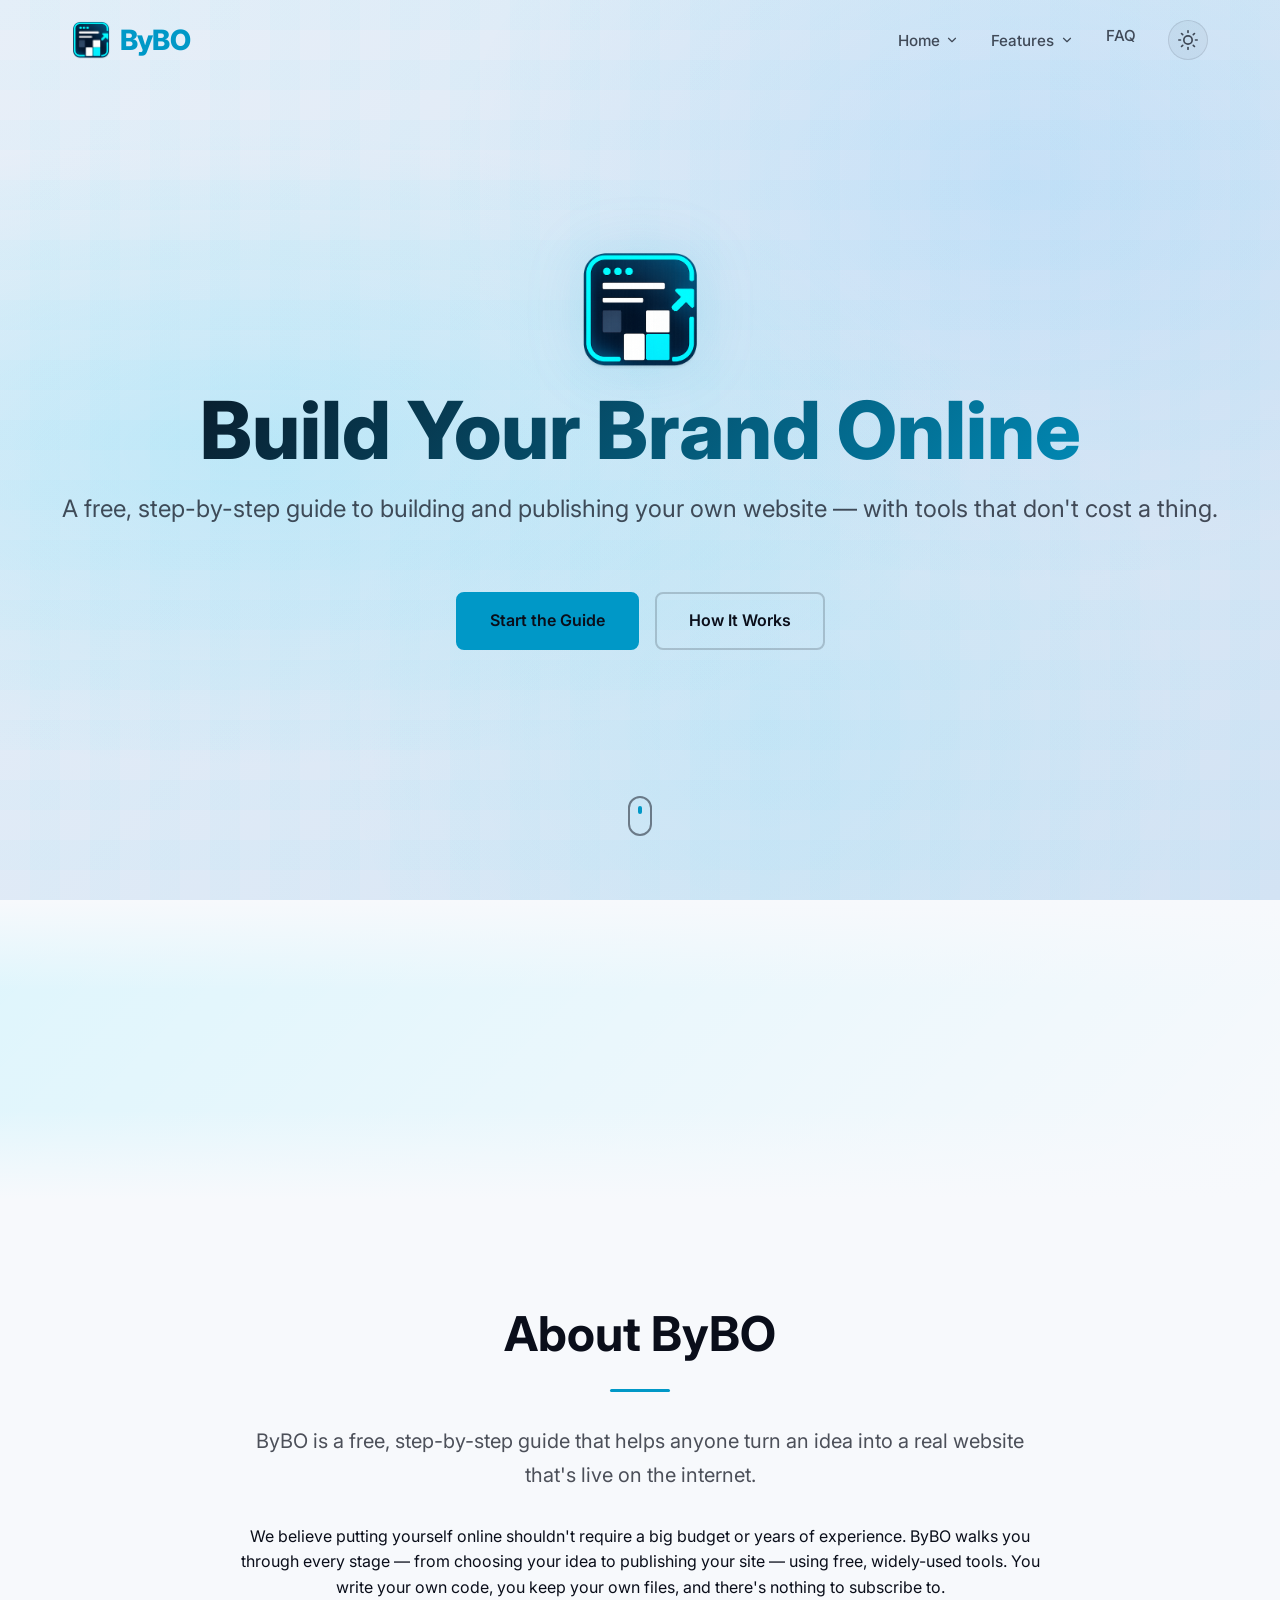
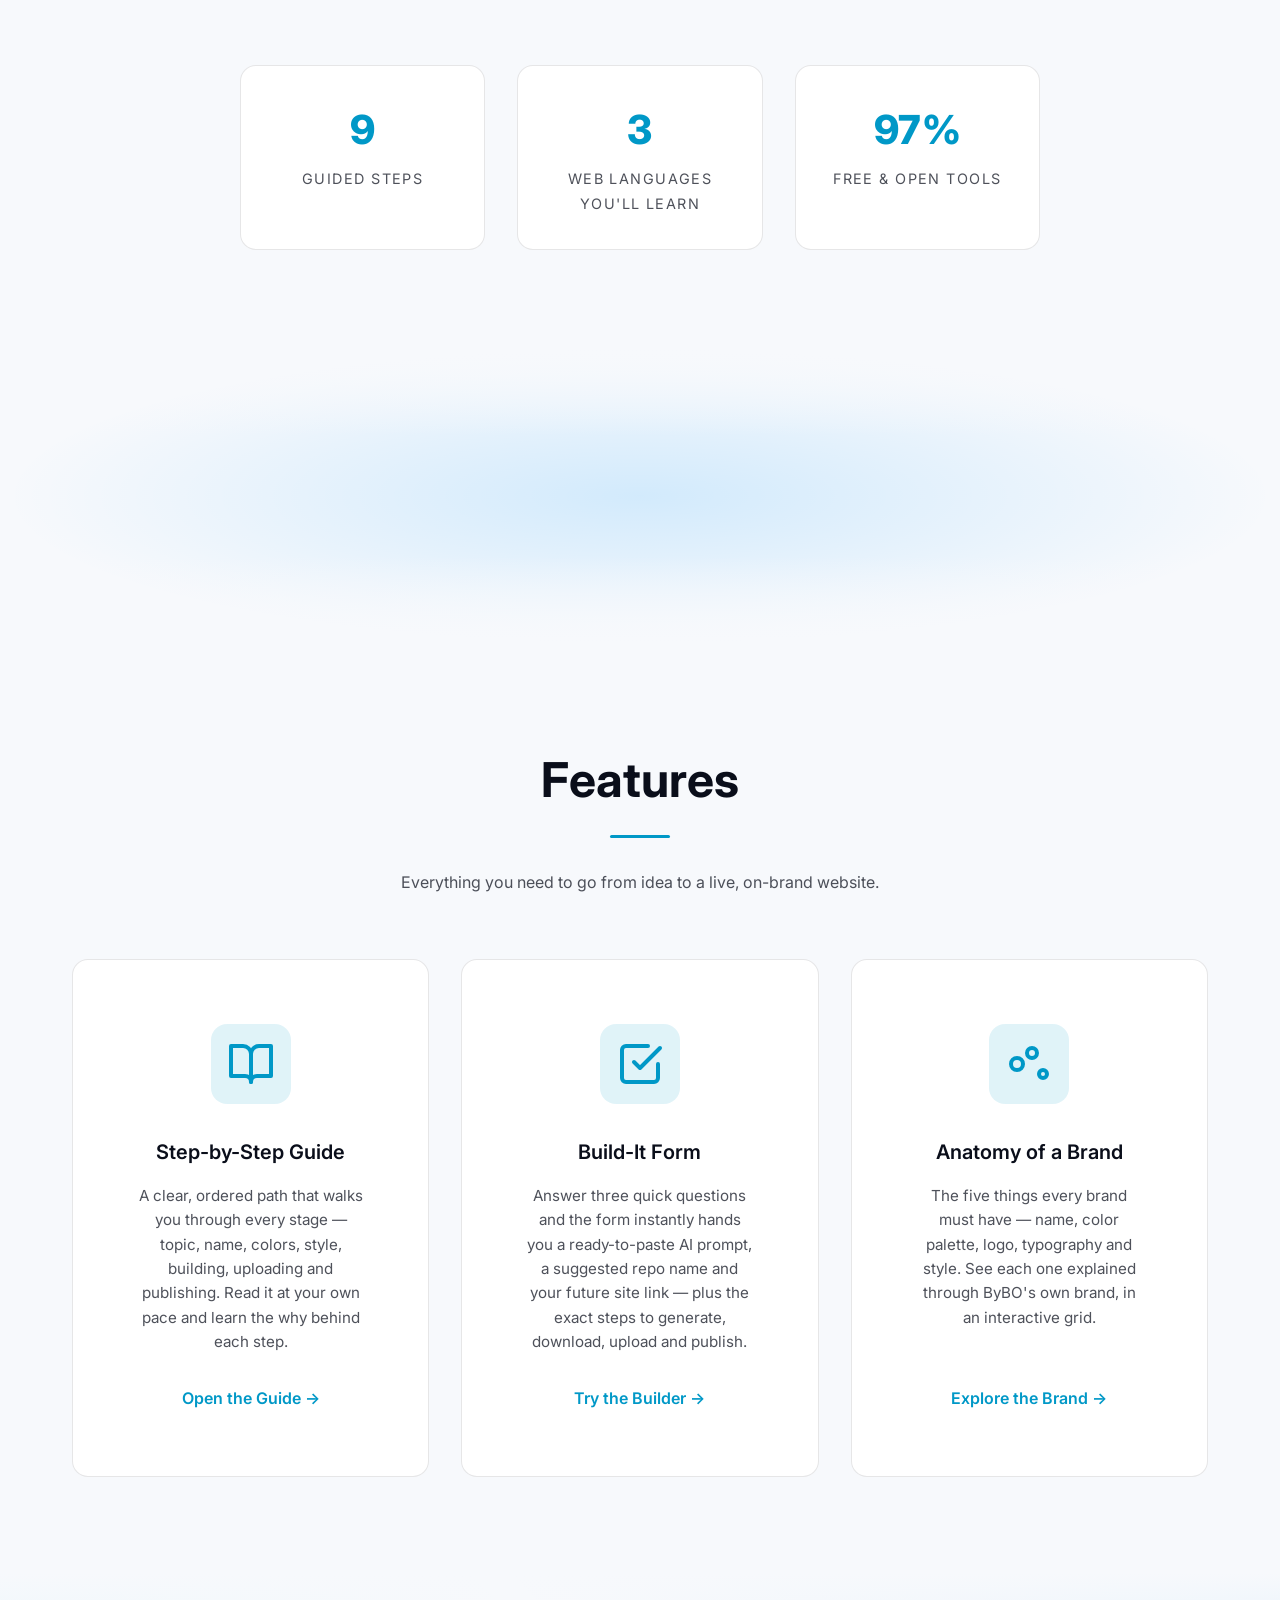
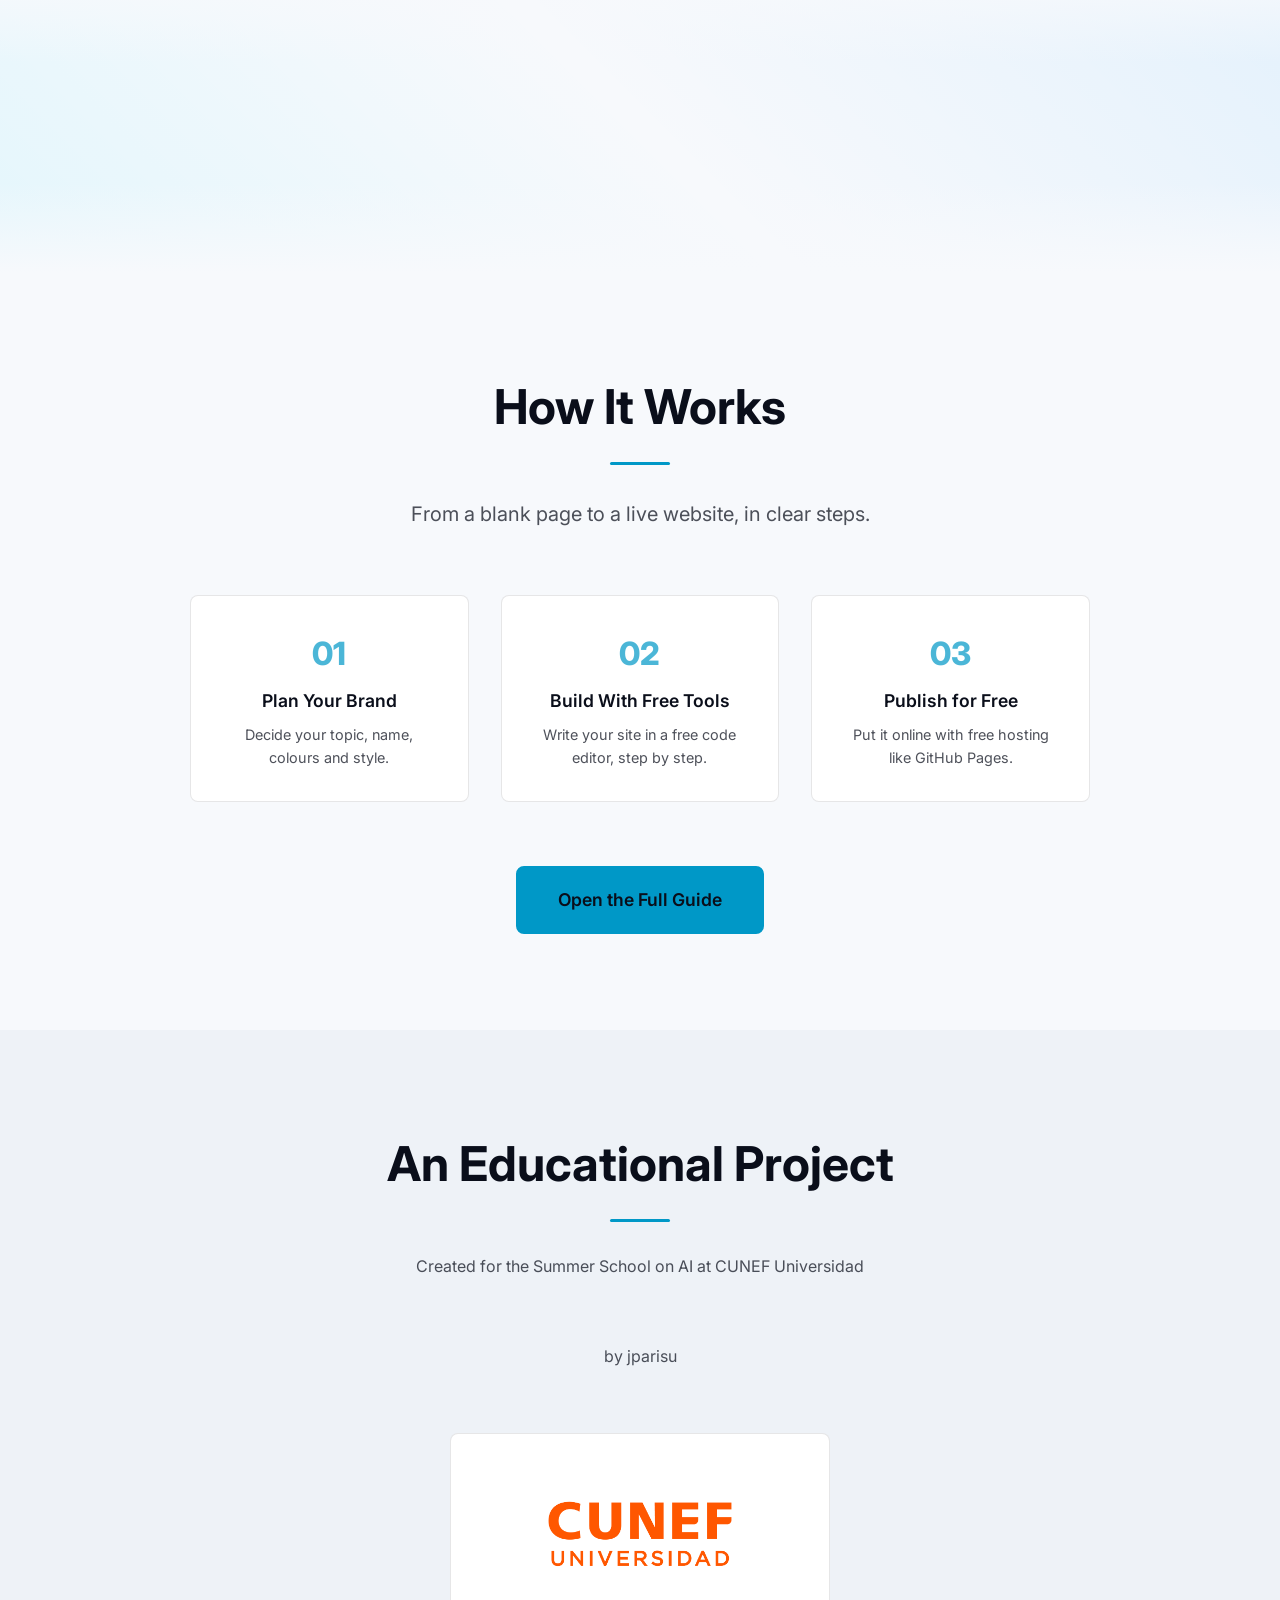
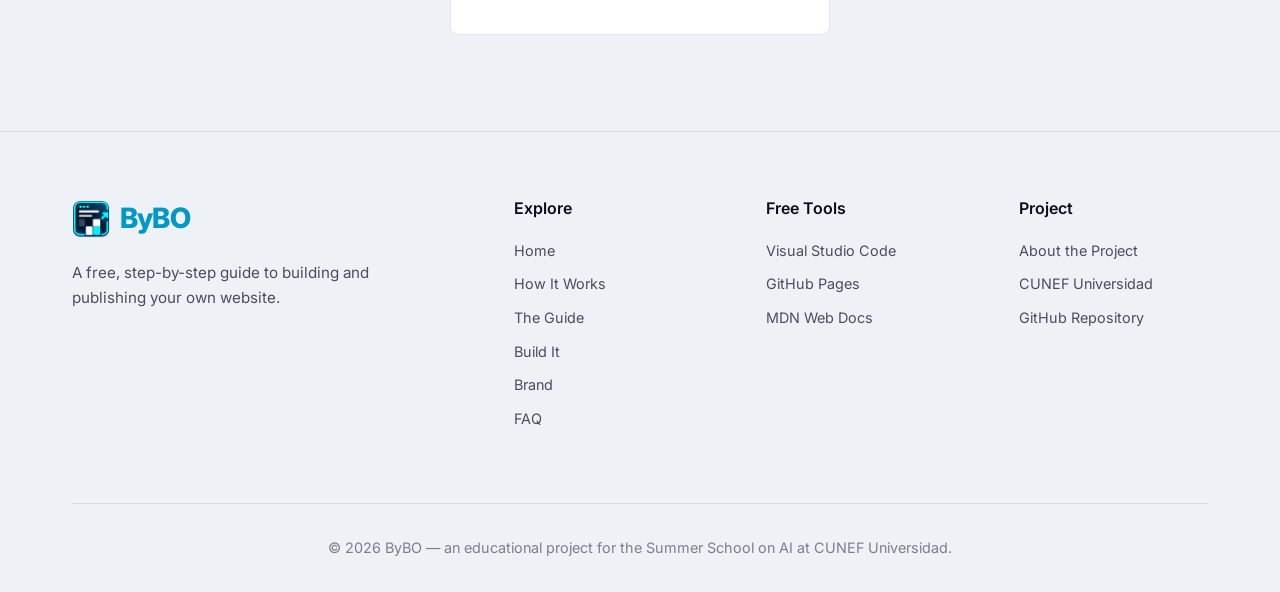
<file: index.html>
<!DOCTYPE html>
<html lang="en">
<head>
  <meta charset="UTF-8">
  <meta name="viewport" content="width=device-width, initial-scale=1.0">
  <script>(function(){try{var t=localStorage.getItem("theme");if(t!=="light"&&t!=="dark"){t=(window.matchMedia&&window.matchMedia("(prefers-color-scheme: light)").matches)?"light":"dark";}document.documentElement.setAttribute("data-theme",t);}catch(e){}})();</script>
  <title>ByBO — Build Your Brand Online</title>
  <meta name="description" content="ByBO is a free, step-by-step guide that helps you build and publish your own website using free tools.">
  <link rel="icon" type="image/png" href="resources/favicon.png">
  <link rel="preconnect" href="https://fonts.googleapis.com">
  <link rel="preconnect" href="https://fonts.gstatic.com" crossorigin>
  <link href="https://fonts.googleapis.com/css2?family=Inter:wght@300;400;500;600;700;800&display=swap" rel="stylesheet">
  <link rel="stylesheet" href="style.css">
</head>
<body>
  <!-- Navbar -->
  <nav class="navbar" id="navbar">
    <div class="nav-container">
      <a href="index.html" class="logo"><img src="resources/bybo_icon.png" alt=""><span>ByBO</span></a>
      <div class="nav-actions">
        <ul class="nav-links" id="navLinks">
          <li class="nav-dropdown">
            <button type="button" class="nav-dropdown-toggle" aria-haspopup="true" aria-expanded="false">
              Home
              <svg class="nav-chevron" xmlns="http://www.w3.org/2000/svg" viewBox="0 0 24 24" fill="none" stroke="currentColor" stroke-width="2" stroke-linecap="round" stroke-linejoin="round"><polyline points="6 9 12 15 18 9"></polyline></svg>
            </button>
            <ul class="nav-dropdown-menu">
              <li><a href="index.html">Home</a></li>
              <li><a href="#who-we-are">About</a></li>
              <li><a href="#what-we-do">Features</a></li>
              <li><a href="#how-it-works">How It Works</a></li>
            </ul>
          </li>
          <li class="nav-dropdown">
            <button type="button" class="nav-dropdown-toggle" aria-haspopup="true" aria-expanded="false">
              Features
              <svg class="nav-chevron" xmlns="http://www.w3.org/2000/svg" viewBox="0 0 24 24" fill="none" stroke="currentColor" stroke-width="2" stroke-linecap="round" stroke-linejoin="round"><polyline points="6 9 12 15 18 9"></polyline></svg>
            </button>
            <ul class="nav-dropdown-menu">
              <li><a href="guide.html">Guide</a></li>
              <li><a href="builder.html">Build It</a></li>
              <li><a href="brand.html">Brand</a></li>
            </ul>
          </li>
          <li><a href="faq.html">FAQ</a></li>
        </ul>
        <button class="theme-toggle" id="themeToggle" type="button" aria-label="Switch between light and dark mode">
          <svg class="icon-moon" xmlns="http://www.w3.org/2000/svg" viewBox="0 0 24 24" fill="none" stroke="currentColor" stroke-width="2" stroke-linecap="round" stroke-linejoin="round"><path d="M21 12.79A9 9 0 1 1 11.21 3 7 7 0 0 0 21 12.79z"></path></svg>
          <svg class="icon-sun" xmlns="http://www.w3.org/2000/svg" viewBox="0 0 24 24" fill="none" stroke="currentColor" stroke-width="2" stroke-linecap="round" stroke-linejoin="round"><circle cx="12" cy="12" r="5"></circle><line x1="12" y1="1" x2="12" y2="3"></line><line x1="12" y1="21" x2="12" y2="23"></line><line x1="4.22" y1="4.22" x2="5.64" y2="5.64"></line><line x1="18.36" y1="18.36" x2="19.78" y2="19.78"></line><line x1="1" y1="12" x2="3" y2="12"></line><line x1="21" y1="12" x2="23" y2="12"></line><line x1="4.22" y1="19.78" x2="5.64" y2="18.36"></line><line x1="18.36" y1="5.64" x2="19.78" y2="4.22"></line></svg>
        </button>
        <button class="mobile-toggle" id="mobileToggle" aria-label="Toggle menu">
          <span></span>
          <span></span>
          <span></span>
        </button>
      </div>
    </div>
  </nav>

  <!-- Hero Section -->
  <section class="hero">
    <div class="hero-background"></div>
    <div class="hero-content">
      <img src="resources/bybo_icon.png" alt="" class="hero-logo">
      <h1 class="hero-title">Build Your Brand Online</h1>
      <p class="hero-subtitle">A free, step-by-step guide to building and publishing your own website — with tools that don't cost a thing.</p>
      <div class="hero-buttons">
        <a href="guide.html" class="btn btn-primary">Start the Guide</a>
        <a href="#how-it-works" class="btn btn-secondary">How It Works</a>
      </div>
    </div>
    <div class="scroll-indicator">
      <div class="mouse">
        <div class="wheel"></div>
      </div>
    </div>
  </section>

  <!-- Parallax Section 1 -->
  <div class="parallax-bg parallax-1"></div>

  <!-- Who We Are -->
  <section class="section" id="who-we-are">
    <div class="container">
      <h2 class="section-title">About ByBO</h2>
      <div class="section-content">
        <p class="lead">ByBO is a free, step-by-step guide that helps anyone turn an idea into a real website that's live on the internet.</p>
        <p>We believe putting yourself online shouldn't require a big budget or years of experience. ByBO walks you through every stage — from choosing your idea to publishing your site — using free, widely-used tools. You write your own code, you keep your own files, and there's nothing to subscribe to.</p>
        <div class="stats-grid">
          <div class="stat-item fade-in">
            <span class="stat-number" data-count="9" data-suffix="">0</span>
            <span class="stat-label">Guided Steps</span>
          </div>
          <div class="stat-item fade-in">
            <span class="stat-number" data-count="3" data-suffix="">0</span>
            <span class="stat-label">Web Languages You'll Learn</span>
          </div>
          <div class="stat-item fade-in">
            <span class="stat-number" data-count="100" data-suffix="%">0%</span>
            <span class="stat-label">Free &amp; Open Tools</span>
          </div>
        </div>
      </div>
    </div>
  </section>

  <!-- Parallax Section 2 -->
  <div class="parallax-bg parallax-2"></div>

  <!-- Features -->
  <section class="section" id="what-we-do">
    <div class="container">
      <h2 class="section-title">Features</h2>
      <p class="section-subtitle">Everything you need to go from idea to a live, on-brand website.</p>
      <div class="cards-grid">
        <a href="guide.html" class="card card-link fade-in">
          <div class="card-icon">
            <svg xmlns="http://www.w3.org/2000/svg" width="48" height="48" viewBox="0 0 24 24" fill="none" stroke="currentColor" stroke-width="2" stroke-linecap="round" stroke-linejoin="round">
              <path d="M2 3h6a4 4 0 0 1 4 4v14a3 3 0 0 0-3-3H2z"></path>
              <path d="M22 3h-6a4 4 0 0 0-4 4v14a3 3 0 0 1 3-3h7z"></path>
            </svg>
          </div>
          <h3 class="card-title">Step-by-Step Guide</h3>
          <p class="card-text">A clear, ordered path that walks you through every stage — topic, name, colors, style, building, uploading and publishing. Read it at your own pace and learn the why behind each step.</p>
          <span class="card-cta">Open the Guide →</span>
        </a>
        <a href="builder.html" class="card card-link fade-in">
          <div class="card-icon">
            <svg xmlns="http://www.w3.org/2000/svg" width="48" height="48" viewBox="0 0 24 24" fill="none" stroke="currentColor" stroke-width="2" stroke-linecap="round" stroke-linejoin="round">
              <path d="M9 11l3 3L22 4"></path>
              <path d="M21 12v7a2 2 0 0 1-2 2H5a2 2 0 0 1-2-2V5a2 2 0 0 1 2-2h11"></path>
            </svg>
          </div>
          <h3 class="card-title">Build-It Form</h3>
          <p class="card-text">Answer three quick questions and the form instantly hands you a ready-to-paste AI prompt, a suggested repo name and your future site link — plus the exact steps to generate, download, upload and publish.</p>
          <span class="card-cta">Try the Builder →</span>
        </a>
        <a href="brand.html" class="card card-link fade-in">
          <div class="card-icon">
            <svg xmlns="http://www.w3.org/2000/svg" width="48" height="48" viewBox="0 0 24 24" fill="none" stroke="currentColor" stroke-width="2" stroke-linecap="round" stroke-linejoin="round">
              <circle cx="13.5" cy="6.5" r="2.5"></circle>
              <circle cx="19" cy="17" r="2"></circle>
              <circle cx="6" cy="12" r="3"></circle>
            </svg>
          </div>
          <h3 class="card-title">Anatomy of a Brand</h3>
          <p class="card-text">The five things every brand must have — name, color palette, logo, typography and style. See each one explained through ByBO's own brand, in an interactive grid.</p>
          <span class="card-cta">Explore the Brand →</span>
        </a>
      </div>
    </div>
  </section>

  <!-- Parallax Section 3 -->
  <div class="parallax-bg parallax-3"></div>

  <!-- How It Works -->
  <section class="section" id="how-it-works">
    <div class="container">
      <h2 class="section-title">How It Works</h2>
      <div class="how-it-works-content fade-in">
        <p class="lead">From a blank page to a live website, in clear steps.</p>
        <div class="steps-preview">
          <div class="step-preview-item">
            <span class="step-number">01</span>
            <h4>Plan Your Brand</h4>
            <p>Decide your topic, name, colours and style.</p>
          </div>
          <div class="step-preview-item">
            <span class="step-number">02</span>
            <h4>Build With Free Tools</h4>
            <p>Write your site in a free code editor, step by step.</p>
          </div>
          <div class="step-preview-item">
            <span class="step-number">03</span>
            <h4>Publish for Free</h4>
            <p>Put it online with free hosting like GitHub Pages.</p>
          </div>
        </div>
        <a href="guide.html" class="btn btn-primary btn-large">Open the Full Guide</a>
      </div>
    </div>
  </section>

  <!-- The Project (origin) -->
  <section class="section section-dark" id="project">
    <div class="container">
      <h2 class="section-title">An Educational Project</h2>
      <p class="section-subtitle">Created for the Summer School on AI at CUNEF Universidad</p>
      <p class="section-subtitle">by <a href="https://github.com/jparisu" target="_blank" rel="noopener">jparisu</a></p>
      <div class="sponsors-grid sponsors-single fade-in">
        <a class="sponsor-logo sponsor-logo-img" href="https://www.cunef.edu" target="_blank" rel="noopener">
          <img src="resources/cunef.png" alt="CUNEF Universidad">
        </a>
      </div>
    </div>
  </section>

  <!-- Footer -->
  <footer class="footer">
    <div class="footer-container">
      <div class="footer-grid">
        <div class="footer-brand">
          <a href="index.html" class="logo"><img src="resources/bybo_icon.png" alt=""><span>ByBO</span></a>
          <p>A free, step-by-step guide to building and publishing your own website.</p>
        </div>
        <div class="footer-links">
          <h4>Explore</h4>
          <ul>
            <li><a href="index.html">Home</a></li>
            <li><a href="#how-it-works">How It Works</a></li>
            <li><a href="guide.html">The Guide</a></li>
            <li><a href="builder.html">Build It</a></li>
            <li><a href="brand.html">Brand</a></li>
            <li><a href="faq.html">FAQ</a></li>
          </ul>
        </div>
        <div class="footer-links">
          <h4>Free Tools</h4>
          <ul>
            <li><a href="https://code.visualstudio.com" target="_blank" rel="noopener">Visual Studio Code</a></li>
            <li><a href="https://pages.github.com" target="_blank" rel="noopener">GitHub Pages</a></li>
            <li><a href="https://developer.mozilla.org" target="_blank" rel="noopener">MDN Web Docs</a></li>
          </ul>
        </div>
        <div class="footer-links">
          <h4>Project</h4>
          <ul>
            <li><a href="#project">About the Project</a></li>
            <li><a href="https://www.cunef.edu" target="_blank" rel="noopener">CUNEF Universidad</a></li>
            <li><a href="https://github.com/jparisu/ByBO" target="_blank" rel="noopener">GitHub Repository</a></li>
          </ul>
        </div>
      </div>
      <div class="footer-bottom">
        <p>&copy; 2026 ByBO — an educational project for the Summer School on AI at CUNEF Universidad.</p>
      </div>
    </div>
  </footer>

  <script src="script.js"></script>
</body>
</html>
</file>
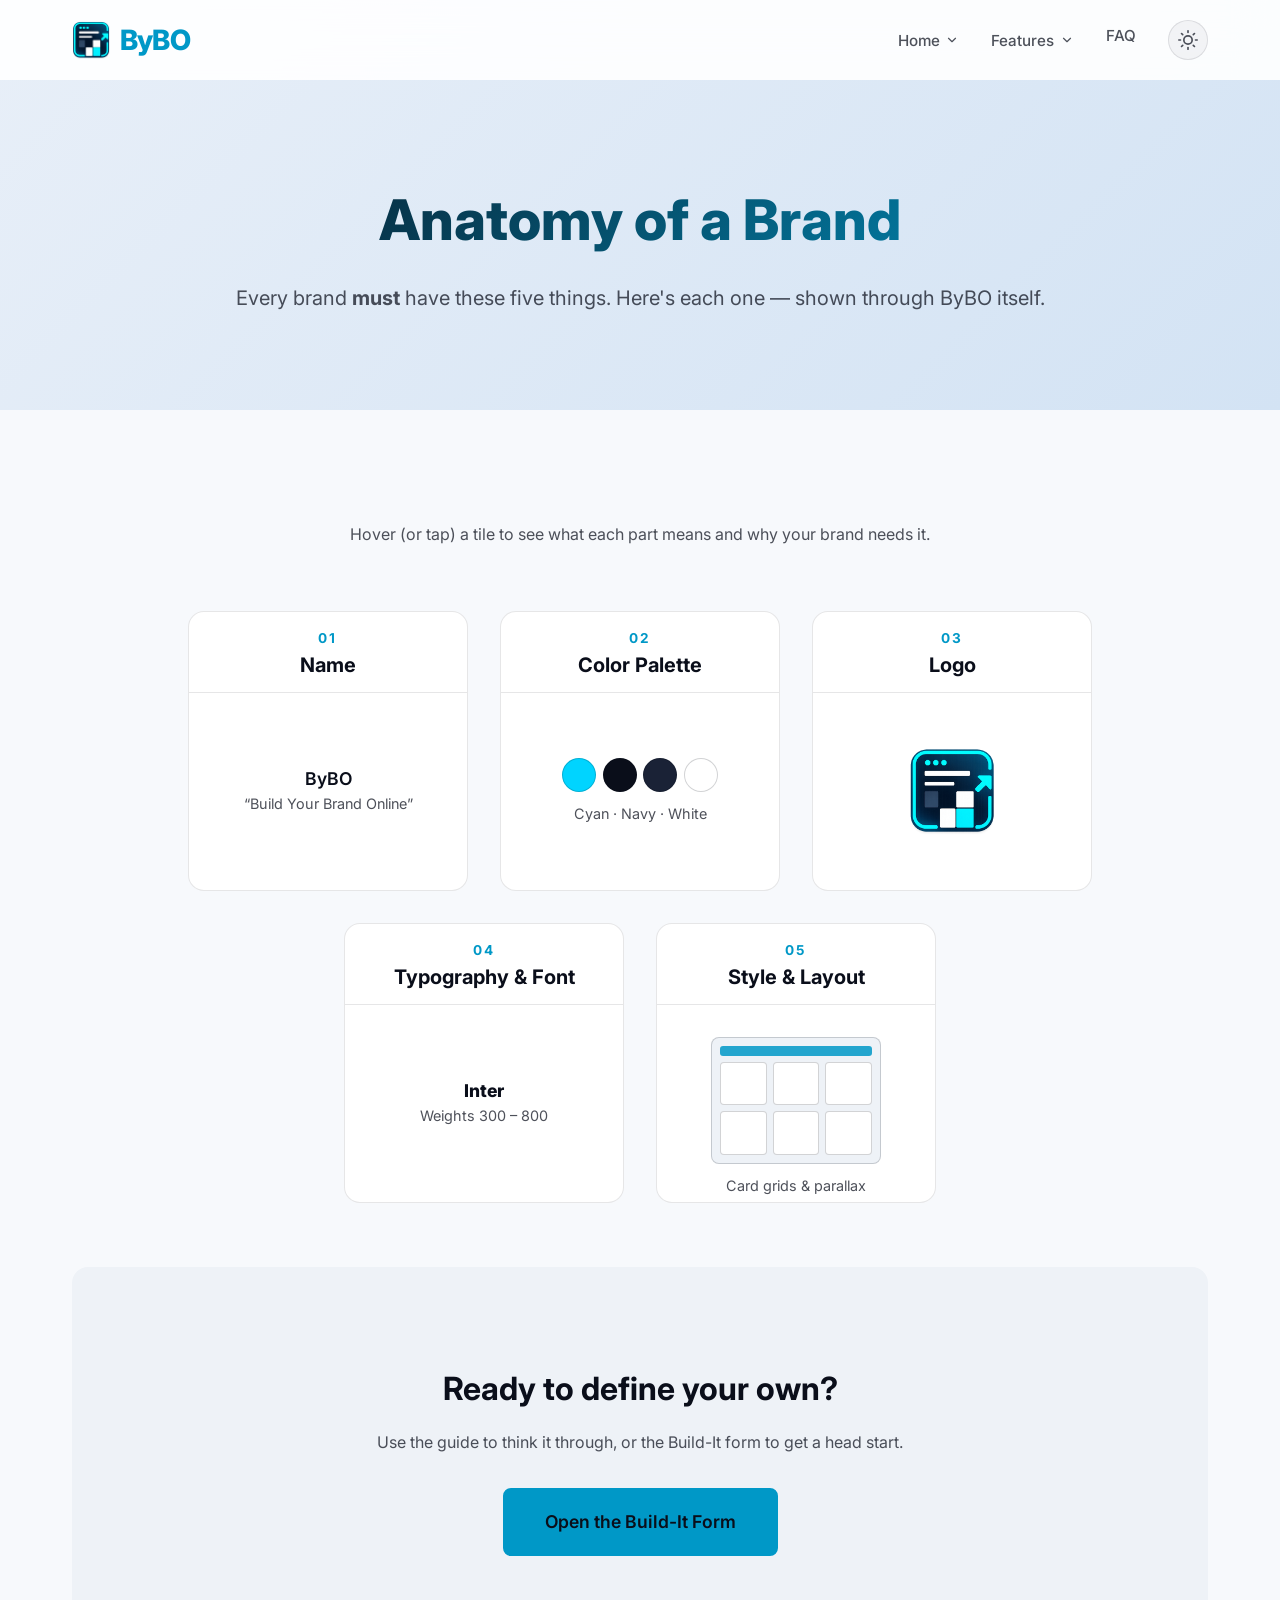
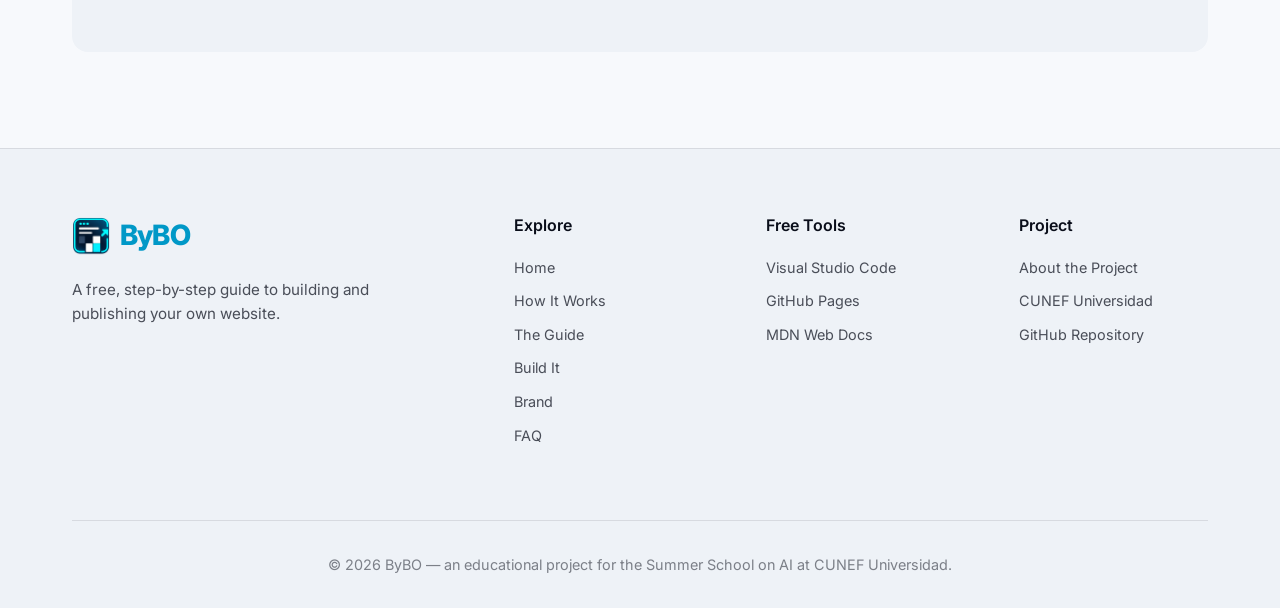
<file: brand.html>
<!DOCTYPE html>
<html lang="en">
<head>
  <meta charset="UTF-8">
  <meta name="viewport" content="width=device-width, initial-scale=1.0">
  <script>(function(){try{var t=localStorage.getItem("theme");if(t!=="light"&&t!=="dark"){t=(window.matchMedia&&window.matchMedia("(prefers-color-scheme: light)").matches)?"light":"dark";}document.documentElement.setAttribute("data-theme",t);}catch(e){}})();</script>
  <title>Anatomy of a Brand — ByBO</title>
  <meta name="description" content="The five things every brand must have — name, colors, logo, typography and style — shown through ByBO's own brand.">
  <link rel="icon" type="image/png" href="resources/favicon.png">
  <link rel="preconnect" href="https://fonts.googleapis.com">
  <link rel="preconnect" href="https://fonts.gstatic.com" crossorigin>
  <link href="https://fonts.googleapis.com/css2?family=Inter:wght@300;400;500;600;700;800&display=swap" rel="stylesheet">
  <link rel="stylesheet" href="style.css">
</head>
<body>
  <!-- Navbar -->
  <nav class="navbar navbar-solid" id="navbar">
    <div class="nav-container">
      <a href="index.html" class="logo"><img src="resources/bybo_icon.png" alt=""><span>ByBO</span></a>
      <div class="nav-actions">
        <ul class="nav-links" id="navLinks">
          <li class="nav-dropdown">
            <button type="button" class="nav-dropdown-toggle" aria-haspopup="true" aria-expanded="false">
              Home
              <svg class="nav-chevron" xmlns="http://www.w3.org/2000/svg" viewBox="0 0 24 24" fill="none" stroke="currentColor" stroke-width="2" stroke-linecap="round" stroke-linejoin="round"><polyline points="6 9 12 15 18 9"></polyline></svg>
            </button>
            <ul class="nav-dropdown-menu">
              <li><a href="index.html">Home</a></li>
              <li><a href="index.html#who-we-are">About</a></li>
              <li><a href="index.html#what-we-do">Features</a></li>
              <li><a href="index.html#how-it-works">How It Works</a></li>
            </ul>
          </li>
          <li class="nav-dropdown">
            <button type="button" class="nav-dropdown-toggle" aria-haspopup="true" aria-expanded="false">
              Features
              <svg class="nav-chevron" xmlns="http://www.w3.org/2000/svg" viewBox="0 0 24 24" fill="none" stroke="currentColor" stroke-width="2" stroke-linecap="round" stroke-linejoin="round"><polyline points="6 9 12 15 18 9"></polyline></svg>
            </button>
            <ul class="nav-dropdown-menu">
              <li><a href="guide.html">Guide</a></li>
              <li><a href="builder.html">Build It</a></li>
              <li><a href="brand.html">Brand</a></li>
            </ul>
          </li>
          <li><a href="faq.html">FAQ</a></li>
        </ul>
        <button class="theme-toggle" id="themeToggle" type="button" aria-label="Switch between light and dark mode">
          <svg class="icon-moon" xmlns="http://www.w3.org/2000/svg" viewBox="0 0 24 24" fill="none" stroke="currentColor" stroke-width="2" stroke-linecap="round" stroke-linejoin="round"><path d="M21 12.79A9 9 0 1 1 11.21 3 7 7 0 0 0 21 12.79z"></path></svg>
          <svg class="icon-sun" xmlns="http://www.w3.org/2000/svg" viewBox="0 0 24 24" fill="none" stroke="currentColor" stroke-width="2" stroke-linecap="round" stroke-linejoin="round"><circle cx="12" cy="12" r="5"></circle><line x1="12" y1="1" x2="12" y2="3"></line><line x1="12" y1="21" x2="12" y2="23"></line><line x1="4.22" y1="4.22" x2="5.64" y2="5.64"></line><line x1="18.36" y1="18.36" x2="19.78" y2="19.78"></line><line x1="1" y1="12" x2="3" y2="12"></line><line x1="21" y1="12" x2="23" y2="12"></line><line x1="4.22" y1="19.78" x2="5.64" y2="18.36"></line><line x1="18.36" y1="5.64" x2="19.78" y2="4.22"></line></svg>
        </button>
        <button class="mobile-toggle" id="mobileToggle" aria-label="Toggle menu">
          <span></span>
          <span></span>
          <span></span>
        </button>
      </div>
    </div>
  </nav>

  <!-- Brand Hero -->
  <section class="guide-hero">
    <div class="container">
      <h1 class="guide-title">Anatomy of a Brand</h1>
      <p class="guide-subtitle">Every brand <strong>must</strong> have these five things. Here's each one — shown through ByBO itself.</p>
    </div>
  </section>

  <!-- Brand grid -->
  <section class="guide-content">
    <div class="container">
      <p class="section-subtitle" style="margin-bottom: var(--spacing-lg)">Hover (or tap) a tile to see what each part means and why your brand needs it.</p>

      <div class="brand-grid">

        <!-- 1. Name -->
        <div class="brand-tile" tabindex="0">
          <div class="brand-face">
            <div class="brand-head">
              <span class="brand-eyebrow">01</span>
              <h2 class="brand-name">Name</h2>
            </div>
            <div class="brand-body">
              <p class="brand-info">ByBO<br><span class="brand-info-sub">“Build Your Brand Online”</span></p>
            </div>
          </div>
          <div class="brand-desc">
            <h3>Name</h3>
            <p>Short, easy to say and memorable — it's the word people search for and tell their friends. “ByBO” is a snappy take on “Build Your Brand Online.”</p>
          </div>
        </div>

        <!-- 2. Color palette -->
        <div class="brand-tile" tabindex="0">
          <div class="brand-face">
            <div class="brand-head">
              <span class="brand-eyebrow">02</span>
              <h2 class="brand-name">Color Palette</h2>
            </div>
            <div class="brand-body">
              <div class="brand-swatches">
                <span class="brand-swatch" style="background:#00d4ff" title="#00d4ff — accent"></span>
                <span class="brand-swatch" style="background:#0a0e1a" title="#0a0e1a — background"></span>
                <span class="brand-swatch" style="background:#1a2236" title="#1a2236 — surface"></span>
                <span class="brand-swatch" style="background:#ffffff" title="#ffffff — text"></span>
              </div>
              <p class="brand-info-sub">Cyan · Navy · White</p>
            </div>
          </div>
          <div class="brand-desc">
            <h3>Color Palette</h3>
            <p>A few consistent colors set your mood and make you recognizable. Lead with one accent plus neutrals — ByBO pairs an electric cyan (<code>#00d4ff</code>) with a deep navy background.</p>
          </div>
        </div>

        <!-- 3. Logo -->
        <div class="brand-tile" tabindex="0">
          <div class="brand-face">
            <div class="brand-head">
              <span class="brand-eyebrow">03</span>
              <h2 class="brand-name">Logo</h2>
            </div>
            <div class="brand-body">
              <img class="brand-logo" src="resources/bybo_icon.png" alt="ByBO logo">
            </div>
          </div>
          <div class="brand-desc">
            <h3>Logo</h3>
            <p>One simple mark that reads at any size, from a browser favicon to a banner. Keep it geometric and uncluttered so it never turns to mush when small.</p>
          </div>
        </div>

        <!-- 4. Typography & font -->
        <div class="brand-tile" tabindex="0">
          <div class="brand-face">
            <div class="brand-head">
              <span class="brand-eyebrow">04</span>
              <h2 class="brand-name">Typography &amp; Font</h2>
            </div>
            <div class="brand-body">
              <p class="brand-info" style="font-weight:800">Inter<br><span class="brand-info-sub" style="font-weight:400">Weights 300 – 800</span></p>
            </div>
          </div>
          <div class="brand-desc">
            <h3>Typography &amp; Font</h3>
            <p>Type is your voice. One good family in a few weights keeps everything tidy. ByBO uses <strong>Inter</strong> — a clean, highly legible sans-serif — from light to extra-bold.</p>
          </div>
        </div>

        <!-- 5. Style & layout -->
        <div class="brand-tile" tabindex="0">
          <div class="brand-face">
            <div class="brand-head">
              <span class="brand-eyebrow">05</span>
              <h2 class="brand-name">Style &amp; Layout</h2>
            </div>
            <div class="brand-body">
              <div class="layout-mock" aria-hidden="true">
                <span class="lm-bar"></span>
                <div class="lm-grid">
                  <span></span><span></span><span></span>
                  <span></span><span></span><span></span>
                </div>
              </div>
              <p class="brand-info-sub">Card grids &amp; parallax</p>
            </div>
          </div>
          <div class="brand-desc">
            <h3>Style &amp; Layout</h3>
            <p>Spacing, components and motion that repeat across every page tie a brand together. ByBO is dark-first with a light mode, glowing accents, card grids and gentle parallax.</p>
          </div>
        </div>

      </div>

      <!-- CTA -->
      <div class="guide-cta fade-in">
        <h3>Ready to define your own?</h3>
        <p>Use the guide to think it through, or the Build-It form to get a head start.</p>
        <a href="builder.html" class="btn btn-primary btn-large">Open the Build-It Form</a>
      </div>
    </div>
  </section>

  <!-- Footer -->
  <footer class="footer">
    <div class="footer-container">
      <div class="footer-grid">
        <div class="footer-brand">
          <a href="index.html" class="logo"><img src="resources/bybo_icon.png" alt=""><span>ByBO</span></a>
          <p>A free, step-by-step guide to building and publishing your own website.</p>
        </div>
        <div class="footer-links">
          <h4>Explore</h4>
          <ul>
            <li><a href="index.html">Home</a></li>
            <li><a href="index.html#how-it-works">How It Works</a></li>
            <li><a href="guide.html">The Guide</a></li>
            <li><a href="builder.html">Build It</a></li>
            <li><a href="brand.html">Brand</a></li>
            <li><a href="faq.html">FAQ</a></li>
          </ul>
        </div>
        <div class="footer-links">
          <h4>Free Tools</h4>
          <ul>
            <li><a href="https://code.visualstudio.com" target="_blank" rel="noopener">Visual Studio Code</a></li>
            <li><a href="https://pages.github.com" target="_blank" rel="noopener">GitHub Pages</a></li>
            <li><a href="https://developer.mozilla.org" target="_blank" rel="noopener">MDN Web Docs</a></li>
          </ul>
        </div>
        <div class="footer-links">
          <h4>Project</h4>
          <ul>
            <li><a href="index.html#project">About the Project</a></li>
            <li><a href="https://www.cunef.edu" target="_blank" rel="noopener">CUNEF Universidad</a></li>
            <li><a href="https://github.com/jparisu/ByBO" target="_blank" rel="noopener">GitHub Repository</a></li>
          </ul>
        </div>
      </div>
      <div class="footer-bottom">
        <p>&copy; 2026 ByBO — an educational project for the Summer School on AI at CUNEF Universidad.</p>
      </div>
    </div>
  </footer>

  <script src="script.js"></script>
</body>
</html>
</file>
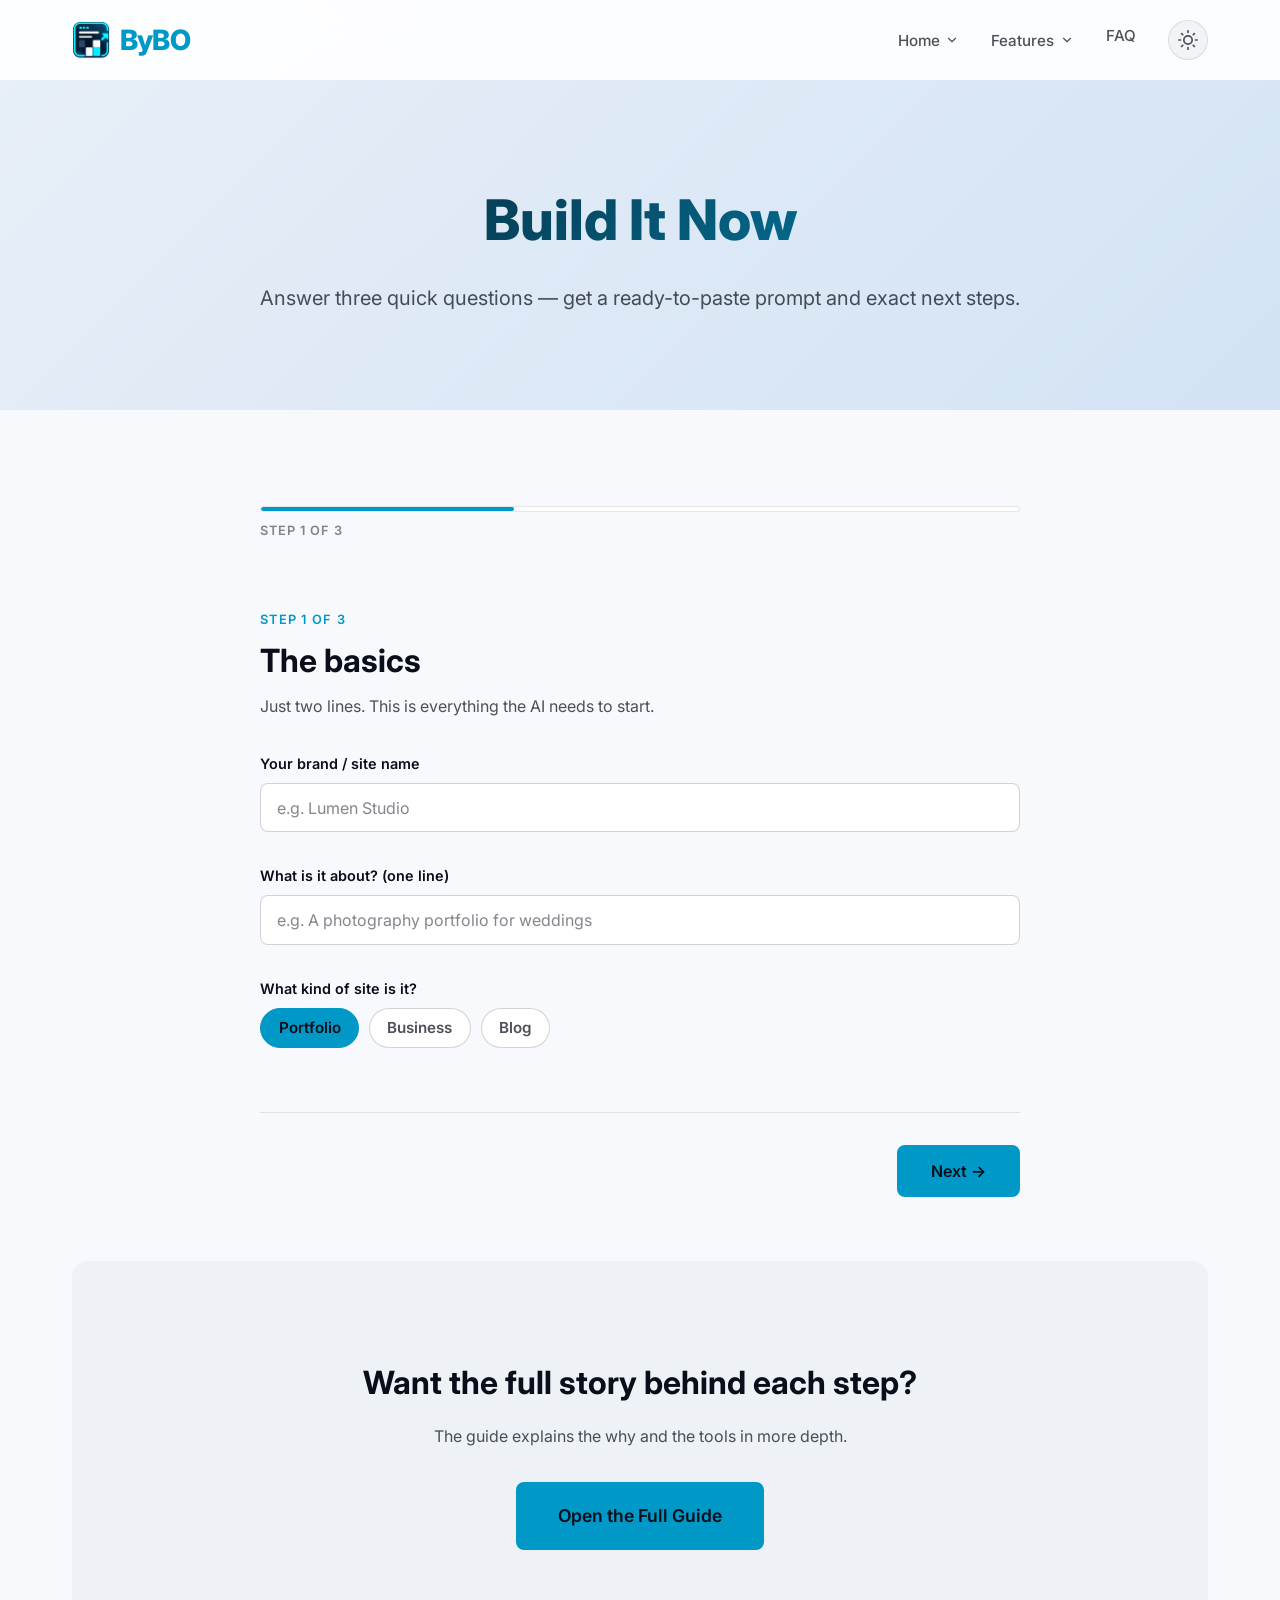
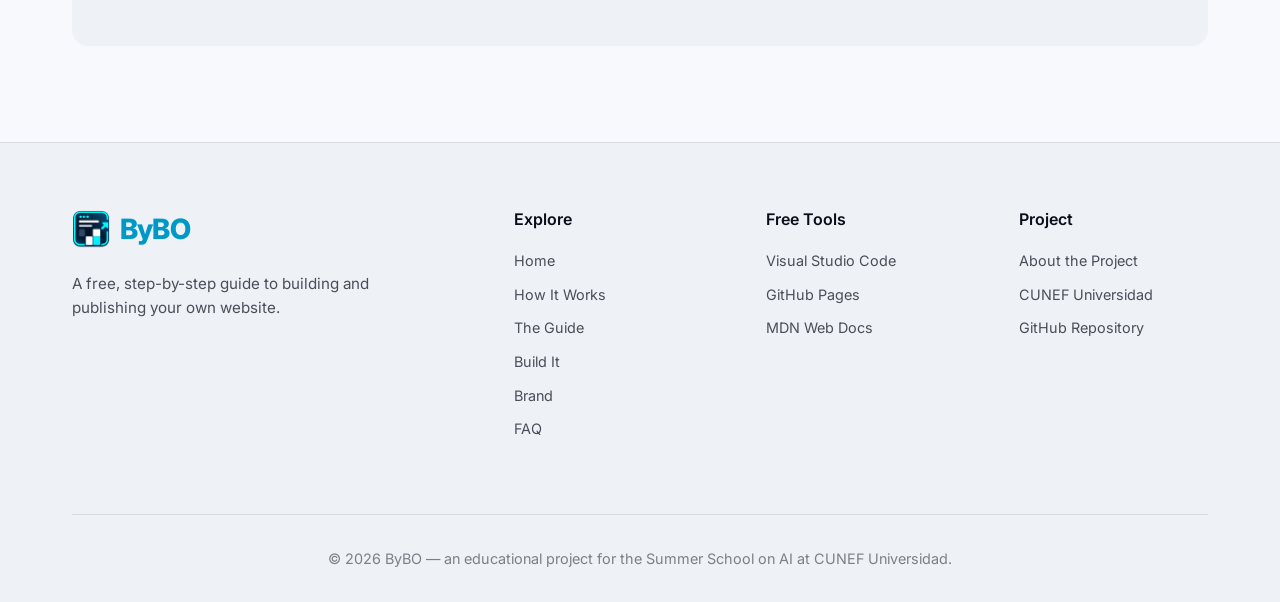
<file: builder.html>
<!DOCTYPE html>
<html lang="en">
<head>
  <meta charset="UTF-8">
  <meta name="viewport" content="width=device-width, initial-scale=1.0">
  <script>(function(){try{var t=localStorage.getItem("theme");if(t!=="light"&&t!=="dark"){t=(window.matchMedia&&window.matchMedia("(prefers-color-scheme: light)").matches)?"light":"dark";}document.documentElement.setAttribute("data-theme",t);}catch(e){}})();</script>
  <title>Build It Now — ByBO</title>
  <meta name="description" content="Answer a few quick questions and ByBO hands you a ready-to-paste prompt and step-by-step instructions to launch your website.">
  <link rel="icon" type="image/png" href="resources/favicon.png">
  <link rel="preconnect" href="https://fonts.googleapis.com">
  <link rel="preconnect" href="https://fonts.gstatic.com" crossorigin>
  <link href="https://fonts.googleapis.com/css2?family=Inter:wght@300;400;500;600;700;800&display=swap" rel="stylesheet">
  <link rel="stylesheet" href="style.css">
</head>
<body>
  <!-- Navbar -->
  <nav class="navbar navbar-solid" id="navbar">
    <div class="nav-container">
      <a href="index.html" class="logo"><img src="resources/bybo_icon.png" alt=""><span>ByBO</span></a>
      <div class="nav-actions">
        <ul class="nav-links" id="navLinks">
          <li class="nav-dropdown">
            <button type="button" class="nav-dropdown-toggle" aria-haspopup="true" aria-expanded="false">
              Home
              <svg class="nav-chevron" xmlns="http://www.w3.org/2000/svg" viewBox="0 0 24 24" fill="none" stroke="currentColor" stroke-width="2" stroke-linecap="round" stroke-linejoin="round"><polyline points="6 9 12 15 18 9"></polyline></svg>
            </button>
            <ul class="nav-dropdown-menu">
              <li><a href="index.html">Home</a></li>
              <li><a href="index.html#who-we-are">About</a></li>
              <li><a href="index.html#what-we-do">Features</a></li>
              <li><a href="index.html#how-it-works">How It Works</a></li>
            </ul>
          </li>
          <li class="nav-dropdown">
            <button type="button" class="nav-dropdown-toggle" aria-haspopup="true" aria-expanded="false">
              Features
              <svg class="nav-chevron" xmlns="http://www.w3.org/2000/svg" viewBox="0 0 24 24" fill="none" stroke="currentColor" stroke-width="2" stroke-linecap="round" stroke-linejoin="round"><polyline points="6 9 12 15 18 9"></polyline></svg>
            </button>
            <ul class="nav-dropdown-menu">
              <li><a href="guide.html">Guide</a></li>
              <li><a href="builder.html">Build It</a></li>
              <li><a href="brand.html">Brand</a></li>
            </ul>
          </li>
          <li><a href="faq.html">FAQ</a></li>
        </ul>
        <button class="theme-toggle" id="themeToggle" type="button" aria-label="Switch between light and dark mode">
          <svg class="icon-moon" xmlns="http://www.w3.org/2000/svg" viewBox="0 0 24 24" fill="none" stroke="currentColor" stroke-width="2" stroke-linecap="round" stroke-linejoin="round"><path d="M21 12.79A9 9 0 1 1 11.21 3 7 7 0 0 0 21 12.79z"></path></svg>
          <svg class="icon-sun" xmlns="http://www.w3.org/2000/svg" viewBox="0 0 24 24" fill="none" stroke="currentColor" stroke-width="2" stroke-linecap="round" stroke-linejoin="round"><circle cx="12" cy="12" r="5"></circle><line x1="12" y1="1" x2="12" y2="3"></line><line x1="12" y1="21" x2="12" y2="23"></line><line x1="4.22" y1="4.22" x2="5.64" y2="5.64"></line><line x1="18.36" y1="18.36" x2="19.78" y2="19.78"></line><line x1="1" y1="12" x2="3" y2="12"></line><line x1="21" y1="12" x2="23" y2="12"></line><line x1="4.22" y1="19.78" x2="5.64" y2="18.36"></line><line x1="18.36" y1="5.64" x2="19.78" y2="4.22"></line></svg>
        </button>
        <button class="mobile-toggle" id="mobileToggle" aria-label="Toggle menu">
          <span></span>
          <span></span>
          <span></span>
        </button>
      </div>
    </div>
  </nav>

  <!-- Builder Hero -->
  <section class="guide-hero">
    <div class="container">
      <h1 class="guide-title">Build It Now</h1>
      <p class="guide-subtitle">Answer three quick questions — get a ready-to-paste prompt and exact next steps.</p>
    </div>
  </section>

  <!-- Wizard -->
  <section class="guide-content">
    <div class="container">
      <div class="wizard" id="wizard">

        <!-- Progress -->
        <div class="wizard-progress" role="presentation">
          <div class="wizard-progress-track"><div class="wizard-progress-fill" id="wizProgressFill"></div></div>
          <span class="wizard-progress-label" id="wizProgressLabel">Step 1 of 3</span>
        </div>

        <!-- Step 1: Basics -->
        <article class="wizard-panel active" data-step="0">
          <span class="step-eyebrow">Step 1 of 3</span>
          <h2 class="wizard-title">The basics</h2>
          <p class="wizard-lead">Just two lines. This is everything the AI needs to start.</p>

          <label class="field">
            <span class="field-label">Your brand / site name</span>
            <input type="text" id="fName" class="field-input" placeholder="e.g. Lumen Studio" autocomplete="off">
          </label>

          <label class="field">
            <span class="field-label">What is it about? (one line)</span>
            <input type="text" id="fAbout" class="field-input" placeholder="e.g. A photography portfolio for weddings" autocomplete="off">
          </label>

          <div class="field">
            <span class="field-label">What kind of site is it?</span>
            <div class="chip-group" id="fPurpose" role="radiogroup" aria-label="Type of site">
              <button type="button" class="chip active" data-value="portfolio" role="radio" aria-checked="true">Portfolio</button>
              <button type="button" class="chip" data-value="business" role="radio" aria-checked="false">Business</button>
              <button type="button" class="chip" data-value="blog" role="radio" aria-checked="false">Blog</button>
            </div>
          </div>

          <div class="wizard-nav">
            <span></span>
            <button class="btn btn-primary wizard-next" type="button">Next →</button>
          </div>
        </article>

        <!-- Step 2: Style -->
        <article class="wizard-panel" data-step="1">
          <span class="step-eyebrow">Step 2 of 3</span>
          <h2 class="wizard-title">Pick a style</h2>
          <p class="wizard-lead">Each style sets your colors, font and vibe — you don't need to choose them separately.</p>

          <div class="style-grid" id="fStyle" role="radiogroup" aria-label="Visual style">
            <button type="button" class="style-card active" data-value="modern" role="radio" aria-checked="true">
              <span class="style-swatch" style="--s1:#00d4ff;--s2:#0a0e1a"></span>
              <span class="style-name">Modern</span>
              <span class="style-desc">Clean, crisp, lots of whitespace</span>
            </button>
            <button type="button" class="style-card" data-value="bright" role="radio" aria-checked="false">
              <span class="style-swatch" style="--s1:#ff6a00;--s2:#1a0d00"></span>
              <span class="style-name">Bright</span>
              <span class="style-desc">Vivid, bold, high-energy gradients</span>
            </button>
            <button type="button" class="style-card" data-value="sportive" role="radio" aria-checked="false">
              <span class="style-swatch" style="--s1:#22c55e;--s2:#06140c"></span>
              <span class="style-name">Sportive</span>
              <span class="style-desc">Dynamic, angular, athletic</span>
            </button>
            <button type="button" class="style-card" data-value="elegant" role="radio" aria-checked="false">
              <span class="style-swatch" style="--s1:#7c3aed;--s2:#f7f4ff"></span>
              <span class="style-name">Elegant</span>
              <span class="style-desc">Refined, premium, serif touches</span>
            </button>
          </div>

          <div class="wizard-nav">
            <button class="btn btn-secondary wizard-back" type="button">← Back</button>
            <button class="btn btn-primary wizard-next" type="button">See my plan →</button>
          </div>
        </article>

        <!-- Step 3: Result -->
        <article class="wizard-panel" data-step="2">
          <span class="step-eyebrow">Step 3 of 3</span>
          <h2 class="wizard-title">Your plan is ready</h2>
          <p class="wizard-lead">Follow these steps in order. Everything below is filled in with your choices.</p>

          <div class="plan-summary" id="planSummary"></div>

          <!-- Action 1: Generate in Bolt -->
          <div class="result-block">
            <div class="result-head">
              <span class="result-step-num">1</span>
              <div>
                <h3 class="result-title">Generate your site in Bolt</h3>
                <p class="result-sub">Open Bolt, paste the prompt below, and press send. Wait for it to finish building.</p>
              </div>
            </div>
            <div class="tool-list">
              <a class="tool-link" href="https://bolt.new" target="_blank" rel="noopener"><span class="tool-name">Open Bolt</span><span class="tool-tag">bolt.new</span></a>
            </div>
            <div class="copybox">
              <div class="copybox-head">
                <span class="copybox-label">Your prompt</span>
                <button type="button" class="copy-btn" data-copy-target="promptText">Copy prompt</button>
              </div>
              <pre class="copybox-body"><code id="promptText"></code></pre>
            </div>
            <div class="step-tip">
              <span class="step-tip-label">Important — keep it static</span>
              <p>Bolt often defaults to React. The prompt above tells it <strong>not</strong> to. Your finished project should contain <code>index.html</code>, <code>style.css</code>, <code>script.js</code> and a <code>resources</code> folder — <strong>no</strong> <code>package.json</code> or <code>src/</code> folder. If you see those, reply in Bolt: <em>"Rebuild as plain static HTML, CSS and JS only — no React, no build step."</em></p>
            </div>
          </div>

          <!-- Action 2: Download from Bolt -->
          <div class="result-block">
            <div class="result-head">
              <span class="result-step-num">2</span>
              <div>
                <h3 class="result-title">Download the files from Bolt</h3>
                <p class="result-sub">Get the finished project onto your computer as a normal folder.</p>
              </div>
            </div>
            <ul class="step-substeps">
              <li>In Bolt, find the <strong>Download</strong> button (top-right of the editor) and click it — it saves a <code>.zip</code> file.</li>
              <li>Open your <strong>Downloads</strong> folder, right-click the <code>.zip</code> and choose <strong>Extract All</strong> (or double-click on Mac) to unzip it.</li>
              <li>Open the unzipped folder. You should see <code>index.html</code>, <code>style.css</code>, <code>script.js</code> and a <code>resources</code> folder.</li>
            </ul>
            <div class="step-tip">
              <span class="step-tip-label">Check before you upload</span>
              <p>Double-click <code>index.html</code> — your site should open in the browser straight away. If it does, it's a proper static site and you're ready for GitHub.</p>
            </div>
          </div>

          <!-- Action 3: Create repo + upload -->
          <div class="result-block">
            <div class="result-head">
              <span class="result-step-num">3</span>
              <div>
                <h3 class="result-title">Create a GitHub repo and upload the folder</h3>
                <p class="result-sub">Make a free repository, then drag your files straight in — no terminal needed.</p>
              </div>
            </div>
            <p class="result-sub" style="margin-bottom:.6rem">Suggested repository name:</p>
            <div class="inline-copy">
              <code id="repoName" class="inline-code"></code>
              <button type="button" class="copy-btn copy-btn-sm" data-copy-target="repoName">Copy name</button>
            </div>
            <ul class="step-substeps">
              <li>Go to <strong>github.com/new</strong>, paste the name above, keep it <strong>Public</strong>, and click <strong>Create repository</strong>.</li>
              <li>On the new repo page, click <strong>Add file → Upload files</strong>.</li>
              <li>Open your unzipped folder and <strong>select everything inside it</strong> — <code>index.html</code>, <code>style.css</code>, <code>script.js</code> and the <code>resources</code> folder — then drag them onto the GitHub page.</li>
              <li>Click <strong>Commit changes</strong>.</li>
            </ul>
            <div class="tool-list">
              <a class="tool-link" href="https://github.com/new" target="_blank" rel="noopener"><span class="tool-name">New repository</span><span class="tool-tag">github.com/new</span></a>
              <a class="tool-link" href="https://desktop.github.com" target="_blank" rel="noopener"><span class="tool-name">GitHub Desktop</span><span class="tool-tag">Drag-and-drop app</span></a>
            </div>
            <div class="step-tip">
              <span class="step-tip-label">Watch out</span>
              <p>Drag the files that are <strong>inside</strong> the folder, not the folder itself — <code>index.html</code> must sit at the top level of the repository, or your site won't open.</p>
            </div>
          </div>

          <!-- Action 4: Publish -->
          <div class="result-block">
            <div class="result-head">
              <span class="result-step-num">4</span>
              <div>
                <h3 class="result-title">Publish it for free</h3>
                <p class="result-sub">Turn the repo into a live website with GitHub Pages.</p>
              </div>
            </div>
            <ul class="step-substeps">
              <li>Open <strong>Settings → Pages</strong> in your repository.</li>
              <li>Set <strong>Source</strong> to "Deploy from a branch", pick <strong>main</strong> and <strong>/ (root)</strong>, then <strong>Save</strong>.</li>
            </ul>
            <label class="field field-tight">
              <span class="field-label">Your GitHub username (to preview your link)</span>
              <input type="text" id="fUser" class="field-input" placeholder="your-username" autocomplete="off">
            </label>
            <div class="inline-copy">
              <code id="liveUrl" class="inline-code"></code>
              <button type="button" class="copy-btn copy-btn-sm" data-copy-target="liveUrl">Copy URL</button>
            </div>
          </div>

          <!-- Action 5: Customize -->
          <div class="result-block">
            <div class="result-head">
              <span class="result-step-num">5</span>
              <div>
                <h3 class="result-title">Tweak it (optional)</h3>
                <p class="result-sub">Edit the text, images and colors any time in a free code editor.</p>
              </div>
            </div>
            <div class="tool-list">
              <a class="tool-link" href="https://code.visualstudio.com" target="_blank" rel="noopener"><span class="tool-name">VS Code</span><span class="tool-tag">Code editor</span></a>
              <a class="tool-link" href="https://www.cursor.com" target="_blank" rel="noopener"><span class="tool-name">Cursor</span><span class="tool-tag">AI code editor</span></a>
              <a class="tool-link" href="https://unsplash.com" target="_blank" rel="noopener"><span class="tool-name">Unsplash</span><span class="tool-tag">Free images</span></a>
            </div>
          </div>

          <div class="wizard-nav">
            <button class="btn btn-secondary wizard-back" type="button">← Back</button>
            <button class="btn btn-secondary wizard-restart" type="button">Start over</button>
          </div>
        </article>

      </div>

      <!-- CTA -->
      <div class="guide-cta fade-in">
        <h3>Want the full story behind each step?</h3>
        <p>The guide explains the why and the tools in more depth.</p>
        <a href="guide.html" class="btn btn-primary btn-large">Open the Full Guide</a>
      </div>
    </div>
  </section>

  <!-- Footer -->
  <footer class="footer">
    <div class="footer-container">
      <div class="footer-grid">
        <div class="footer-brand">
          <a href="index.html" class="logo"><img src="resources/bybo_icon.png" alt=""><span>ByBO</span></a>
          <p>A free, step-by-step guide to building and publishing your own website.</p>
        </div>
        <div class="footer-links">
          <h4>Explore</h4>
          <ul>
            <li><a href="index.html">Home</a></li>
            <li><a href="index.html#how-it-works">How It Works</a></li>
            <li><a href="guide.html">The Guide</a></li>
            <li><a href="builder.html">Build It</a></li>
            <li><a href="brand.html">Brand</a></li>
            <li><a href="faq.html">FAQ</a></li>
          </ul>
        </div>
        <div class="footer-links">
          <h4>Free Tools</h4>
          <ul>
            <li><a href="https://code.visualstudio.com" target="_blank" rel="noopener">Visual Studio Code</a></li>
            <li><a href="https://pages.github.com" target="_blank" rel="noopener">GitHub Pages</a></li>
            <li><a href="https://developer.mozilla.org" target="_blank" rel="noopener">MDN Web Docs</a></li>
          </ul>
        </div>
        <div class="footer-links">
          <h4>Project</h4>
          <ul>
            <li><a href="index.html#project">About the Project</a></li>
            <li><a href="https://www.cunef.edu" target="_blank" rel="noopener">CUNEF Universidad</a></li>
            <li><a href="https://github.com/jparisu/ByBO" target="_blank" rel="noopener">GitHub Repository</a></li>
          </ul>
        </div>
      </div>
      <div class="footer-bottom">
        <p>&copy; 2026 ByBO — an educational project for the Summer School on AI at CUNEF Universidad.</p>
      </div>
    </div>
  </footer>

  <script src="script.js"></script>
</body>
</html>
</file>
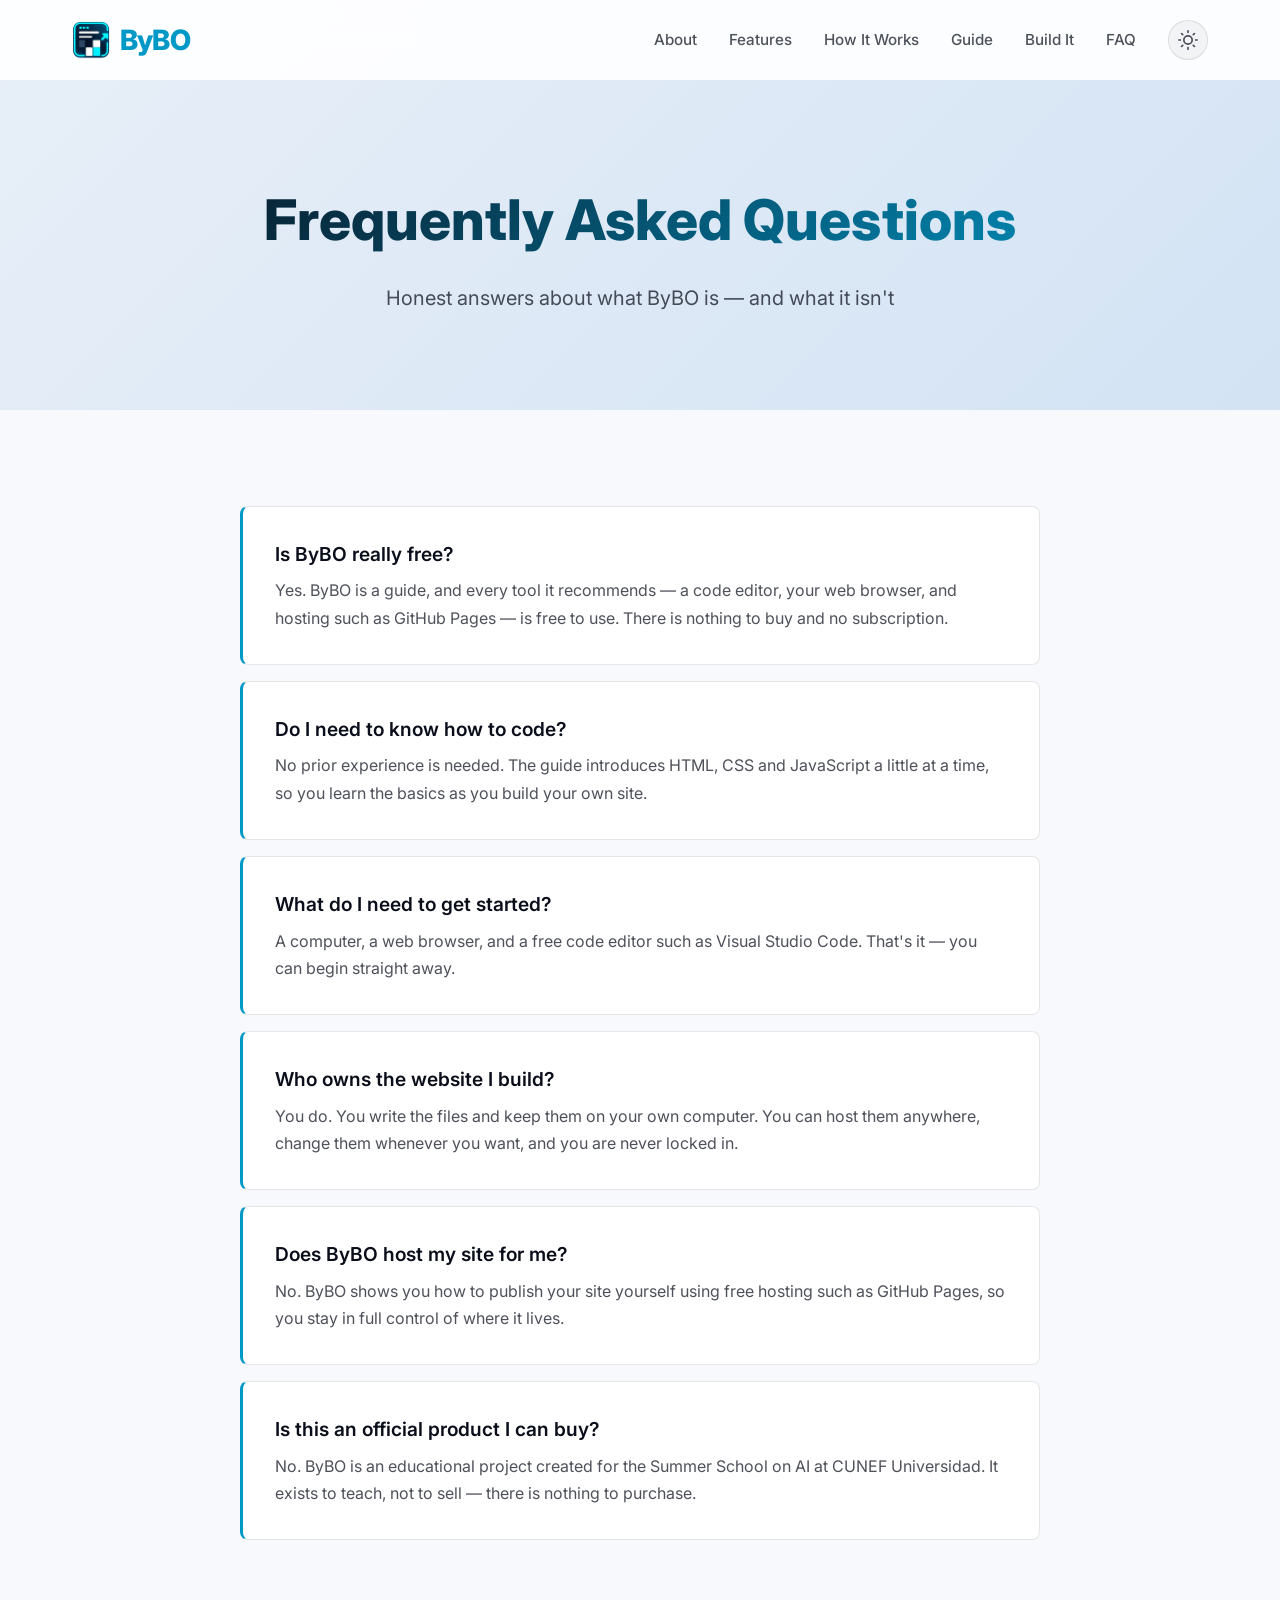
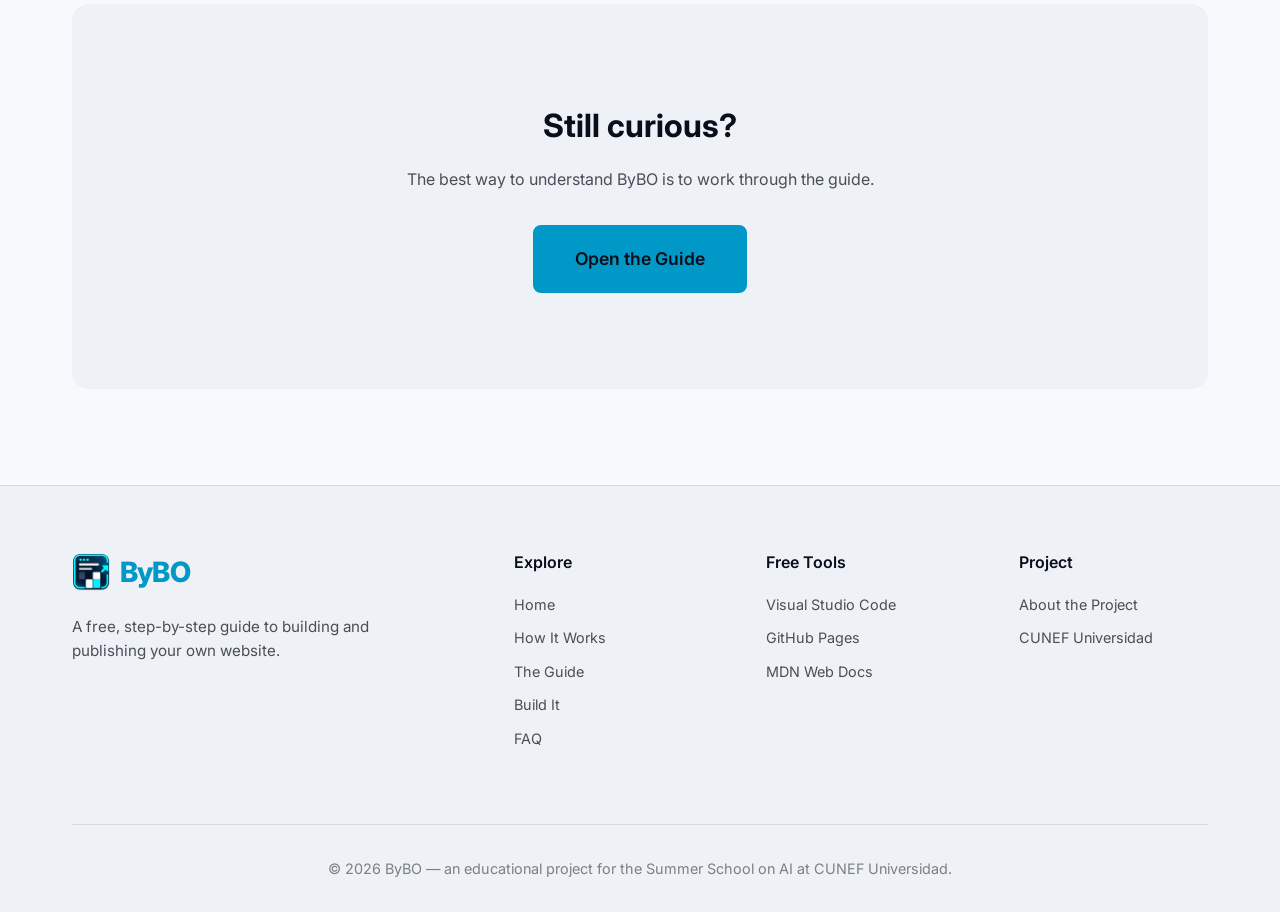
<file: faq.html>
<!DOCTYPE html>
<html lang="en">
<head>
  <meta charset="UTF-8">
  <meta name="viewport" content="width=device-width, initial-scale=1.0">
  <script>(function(){try{var t=localStorage.getItem("theme");if(t!=="light"&&t!=="dark"){t=(window.matchMedia&&window.matchMedia("(prefers-color-scheme: light)").matches)?"light":"dark";}document.documentElement.setAttribute("data-theme",t);}catch(e){}})();</script>
  <title>FAQ — ByBO</title>
  <meta name="description" content="Frequently asked questions about ByBO, a free step-by-step guide to building your own website.">
  <link rel="icon" type="image/png" href="resources/favicon.png">
  <link rel="preconnect" href="https://fonts.googleapis.com">
  <link rel="preconnect" href="https://fonts.gstatic.com" crossorigin>
  <link href="https://fonts.googleapis.com/css2?family=Inter:wght@300;400;500;600;700;800&display=swap" rel="stylesheet">
  <link rel="stylesheet" href="style.css">
</head>
<body>
  <!-- Navbar -->
  <nav class="navbar navbar-solid" id="navbar">
    <div class="nav-container">
      <a href="index.html" class="logo"><img src="resources/bybo_icon.png" alt=""><span>ByBO</span></a>
      <div class="nav-actions">
        <ul class="nav-links" id="navLinks">
          <li><a href="index.html#who-we-are">About</a></li>
          <li><a href="index.html#what-we-do">Features</a></li>
          <li><a href="index.html#how-it-works">How It Works</a></li>
          <li><a href="guide.html">Guide</a></li>
          <li><a href="builder.html">Build It</a></li>
          <li><a href="faq.html">FAQ</a></li>
        </ul>
        <button class="theme-toggle" id="themeToggle" type="button" aria-label="Switch between light and dark mode">
          <svg class="icon-moon" xmlns="http://www.w3.org/2000/svg" viewBox="0 0 24 24" fill="none" stroke="currentColor" stroke-width="2" stroke-linecap="round" stroke-linejoin="round"><path d="M21 12.79A9 9 0 1 1 11.21 3 7 7 0 0 0 21 12.79z"></path></svg>
          <svg class="icon-sun" xmlns="http://www.w3.org/2000/svg" viewBox="0 0 24 24" fill="none" stroke="currentColor" stroke-width="2" stroke-linecap="round" stroke-linejoin="round"><circle cx="12" cy="12" r="5"></circle><line x1="12" y1="1" x2="12" y2="3"></line><line x1="12" y1="21" x2="12" y2="23"></line><line x1="4.22" y1="4.22" x2="5.64" y2="5.64"></line><line x1="18.36" y1="18.36" x2="19.78" y2="19.78"></line><line x1="1" y1="12" x2="3" y2="12"></line><line x1="21" y1="12" x2="23" y2="12"></line><line x1="4.22" y1="19.78" x2="5.64" y2="18.36"></line><line x1="18.36" y1="5.64" x2="19.78" y2="4.22"></line></svg>
        </button>
        <button class="mobile-toggle" id="mobileToggle" aria-label="Toggle menu">
          <span></span>
          <span></span>
          <span></span>
        </button>
      </div>
    </div>
  </nav>

  <!-- FAQ Hero -->
  <section class="guide-hero">
    <div class="container">
      <h1 class="guide-title">Frequently Asked Questions</h1>
      <p class="guide-subtitle">Honest answers about what ByBO is — and what it isn't</p>
    </div>
  </section>

  <!-- FAQ Content -->
  <section class="section">
    <div class="container">
      <div class="faq">

        <div class="faq-item fade-in">
          <h3 class="faq-question">Is ByBO really free?</h3>
          <p class="faq-answer">Yes. ByBO is a guide, and every tool it recommends — a code editor, your web browser, and hosting such as GitHub Pages — is free to use. There is nothing to buy and no subscription.</p>
        </div>

        <div class="faq-item fade-in">
          <h3 class="faq-question">Do I need to know how to code?</h3>
          <p class="faq-answer">No prior experience is needed. The guide introduces HTML, CSS and JavaScript a little at a time, so you learn the basics as you build your own site.</p>
        </div>

        <div class="faq-item fade-in">
          <h3 class="faq-question">What do I need to get started?</h3>
          <p class="faq-answer">A computer, a web browser, and a free code editor such as Visual Studio Code. That's it — you can begin straight away.</p>
        </div>

        <div class="faq-item fade-in">
          <h3 class="faq-question">Who owns the website I build?</h3>
          <p class="faq-answer">You do. You write the files and keep them on your own computer. You can host them anywhere, change them whenever you want, and you are never locked in.</p>
        </div>

        <div class="faq-item fade-in">
          <h3 class="faq-question">Does ByBO host my site for me?</h3>
          <p class="faq-answer">No. ByBO shows you how to publish your site yourself using free hosting such as GitHub Pages, so you stay in full control of where it lives.</p>
        </div>

        <div class="faq-item fade-in">
          <h3 class="faq-question">Is this an official product I can buy?</h3>
          <p class="faq-answer">No. ByBO is an educational project created for the Summer School on AI at CUNEF Universidad. It exists to teach, not to sell — there is nothing to purchase.</p>
        </div>

      </div>

      <!-- CTA -->
      <div class="guide-cta fade-in">
        <h3>Still curious?</h3>
        <p>The best way to understand ByBO is to work through the guide.</p>
        <a href="guide.html" class="btn btn-primary btn-large">Open the Guide</a>
      </div>
    </div>
  </section>

  <!-- Footer -->
  <footer class="footer">
    <div class="footer-container">
      <div class="footer-grid">
        <div class="footer-brand">
          <a href="index.html" class="logo"><img src="resources/bybo_icon.png" alt=""><span>ByBO</span></a>
          <p>A free, step-by-step guide to building and publishing your own website.</p>
        </div>
        <div class="footer-links">
          <h4>Explore</h4>
          <ul>
            <li><a href="index.html">Home</a></li>
            <li><a href="index.html#how-it-works">How It Works</a></li>
            <li><a href="guide.html">The Guide</a></li>
            <li><a href="builder.html">Build It</a></li>
            <li><a href="faq.html">FAQ</a></li>
          </ul>
        </div>
        <div class="footer-links">
          <h4>Free Tools</h4>
          <ul>
            <li><a href="https://code.visualstudio.com" target="_blank" rel="noopener">Visual Studio Code</a></li>
            <li><a href="https://pages.github.com" target="_blank" rel="noopener">GitHub Pages</a></li>
            <li><a href="https://developer.mozilla.org" target="_blank" rel="noopener">MDN Web Docs</a></li>
          </ul>
        </div>
        <div class="footer-links">
          <h4>Project</h4>
          <ul>
            <li><a href="index.html#project">About the Project</a></li>
            <li><a href="https://www.cunef.edu" target="_blank" rel="noopener">CUNEF Universidad</a></li>
          </ul>
        </div>
      </div>
      <div class="footer-bottom">
        <p>&copy; 2026 ByBO — an educational project for the Summer School on AI at CUNEF Universidad.</p>
      </div>
    </div>
  </footer>

  <script src="script.js"></script>
</body>
</html>
</file>
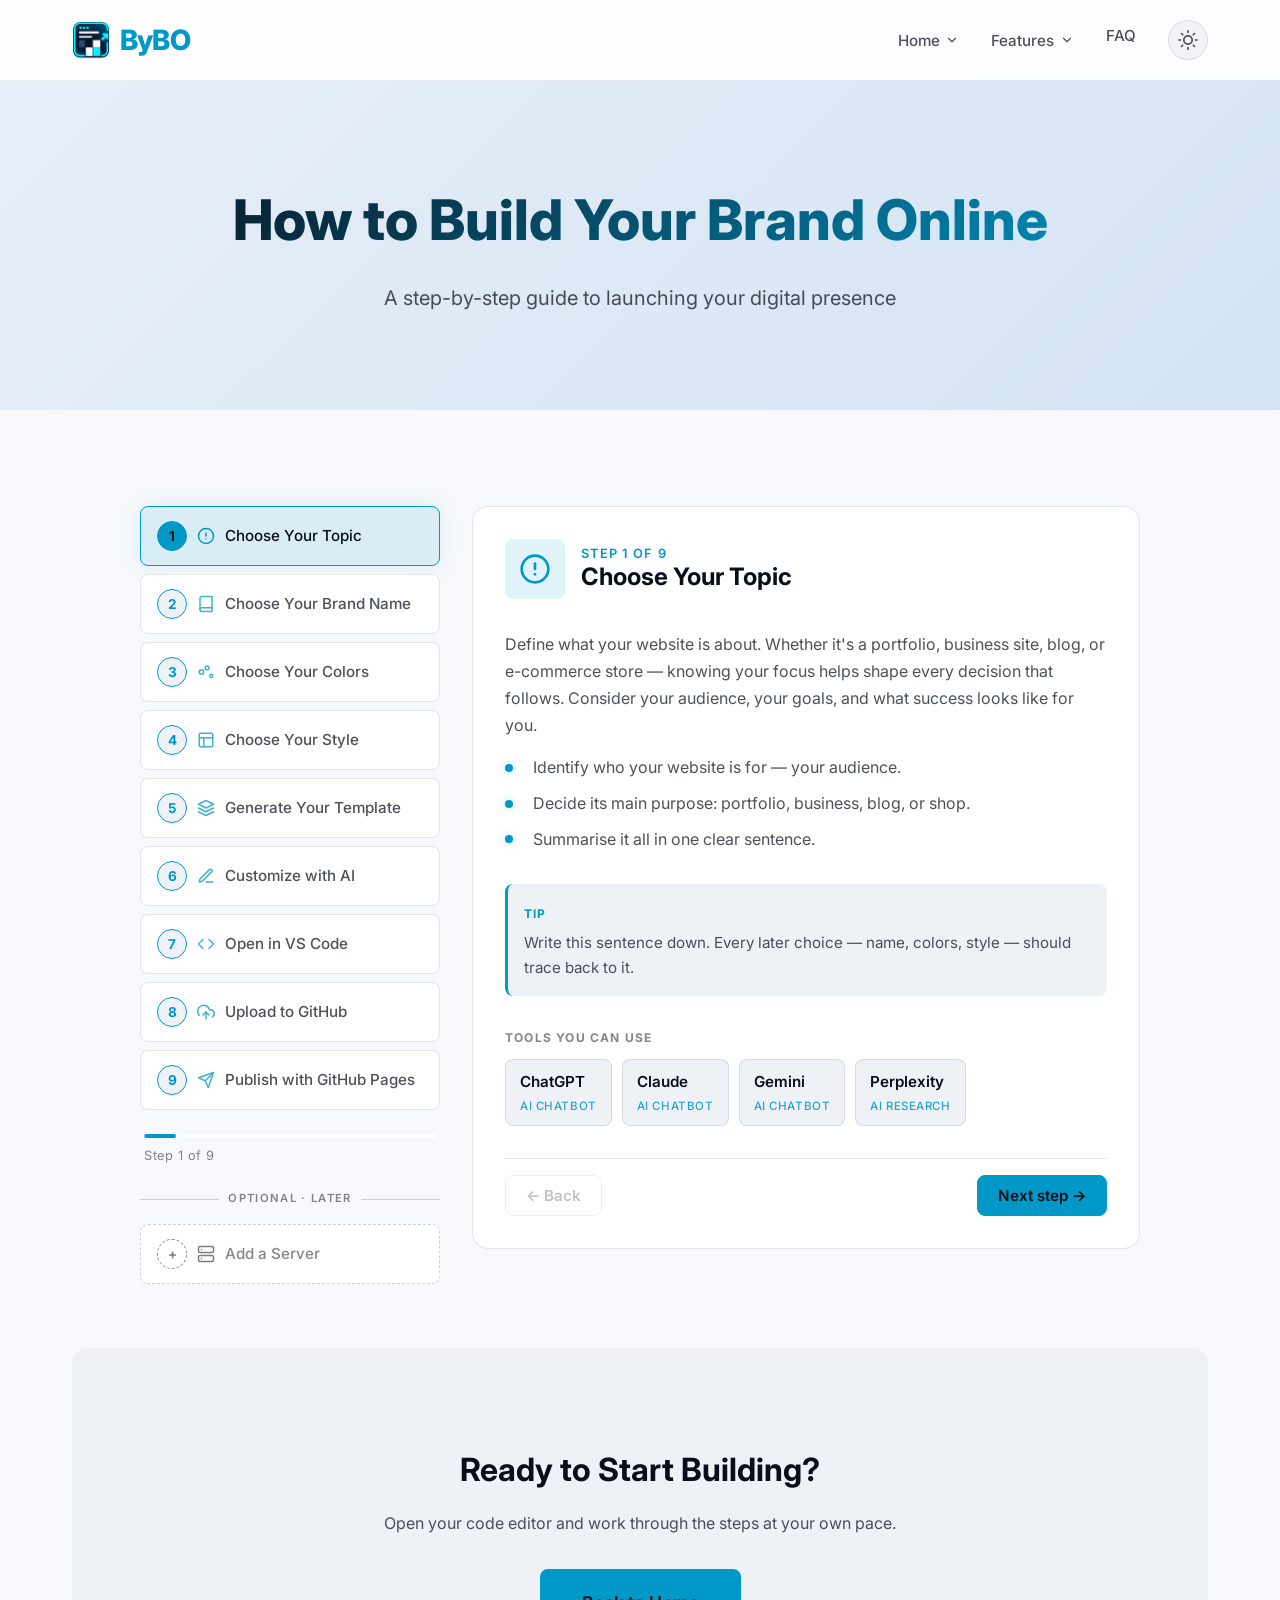
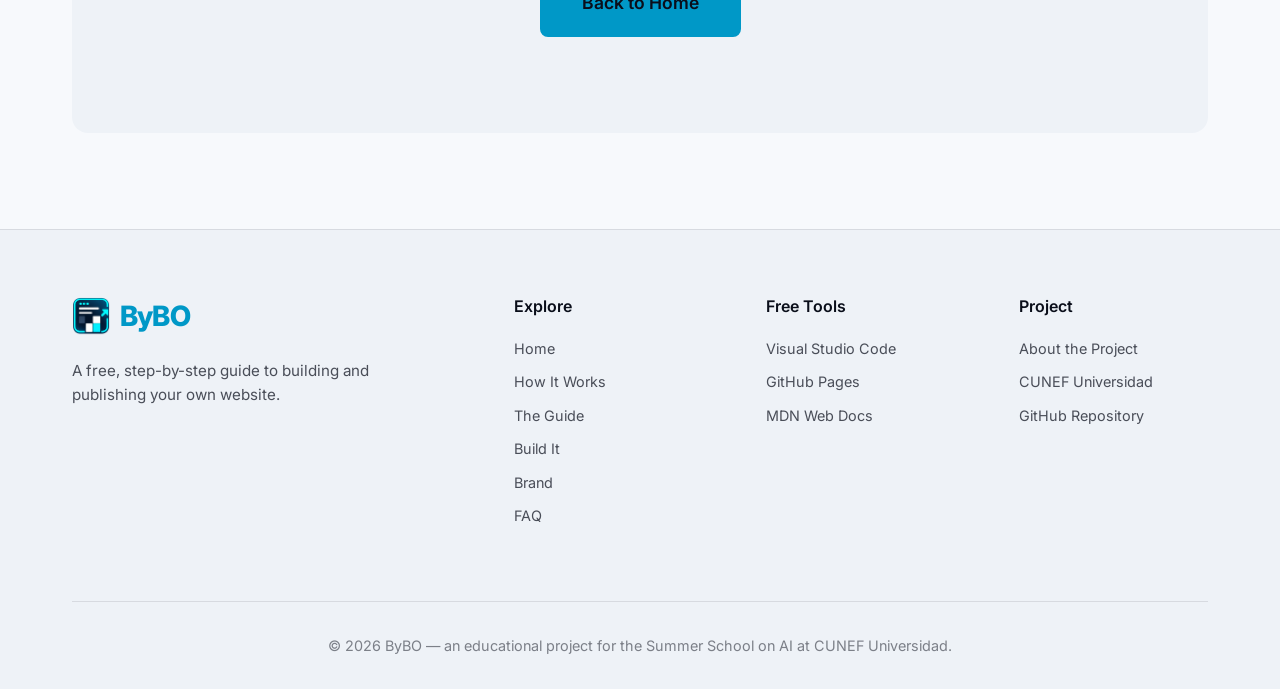
<file: guide.html>
<!DOCTYPE html>
<html lang="en">
<head>
  <meta charset="UTF-8">
  <meta name="viewport" content="width=device-width, initial-scale=1.0">
  <script>(function(){try{var t=localStorage.getItem("theme");if(t!=="light"&&t!=="dark"){t=(window.matchMedia&&window.matchMedia("(prefers-color-scheme: light)").matches)?"light":"dark";}document.documentElement.setAttribute("data-theme",t);}catch(e){}})();</script>
  <title>How It Works — ByBO</title>
  <link rel="icon" type="image/png" href="resources/favicon.png">
  <link rel="preconnect" href="https://fonts.googleapis.com">
  <link rel="preconnect" href="https://fonts.gstatic.com" crossorigin>
  <link href="https://fonts.googleapis.com/css2?family=Inter:wght@300;400;500;600;700;800&display=swap" rel="stylesheet">
  <link rel="stylesheet" href="style.css">
</head>
<body>
  <!-- Navbar -->
  <nav class="navbar navbar-solid" id="navbar">
    <div class="nav-container">
      <a href="index.html" class="logo"><img src="resources/bybo_icon.png" alt=""><span>ByBO</span></a>
      <div class="nav-actions">
        <ul class="nav-links" id="navLinks">
          <li class="nav-dropdown">
            <button type="button" class="nav-dropdown-toggle" aria-haspopup="true" aria-expanded="false">
              Home
              <svg class="nav-chevron" xmlns="http://www.w3.org/2000/svg" viewBox="0 0 24 24" fill="none" stroke="currentColor" stroke-width="2" stroke-linecap="round" stroke-linejoin="round"><polyline points="6 9 12 15 18 9"></polyline></svg>
            </button>
            <ul class="nav-dropdown-menu">
              <li><a href="index.html">Home</a></li>
              <li><a href="index.html#who-we-are">About</a></li>
              <li><a href="index.html#what-we-do">Features</a></li>
              <li><a href="index.html#how-it-works">How It Works</a></li>
            </ul>
          </li>
          <li class="nav-dropdown">
            <button type="button" class="nav-dropdown-toggle" aria-haspopup="true" aria-expanded="false">
              Features
              <svg class="nav-chevron" xmlns="http://www.w3.org/2000/svg" viewBox="0 0 24 24" fill="none" stroke="currentColor" stroke-width="2" stroke-linecap="round" stroke-linejoin="round"><polyline points="6 9 12 15 18 9"></polyline></svg>
            </button>
            <ul class="nav-dropdown-menu">
              <li><a href="guide.html">Guide</a></li>
              <li><a href="builder.html">Build It</a></li>
              <li><a href="brand.html">Brand</a></li>
            </ul>
          </li>
          <li><a href="faq.html">FAQ</a></li>
        </ul>
        <button class="theme-toggle" id="themeToggle" type="button" aria-label="Switch between light and dark mode">
          <svg class="icon-moon" xmlns="http://www.w3.org/2000/svg" viewBox="0 0 24 24" fill="none" stroke="currentColor" stroke-width="2" stroke-linecap="round" stroke-linejoin="round"><path d="M21 12.79A9 9 0 1 1 11.21 3 7 7 0 0 0 21 12.79z"></path></svg>
          <svg class="icon-sun" xmlns="http://www.w3.org/2000/svg" viewBox="0 0 24 24" fill="none" stroke="currentColor" stroke-width="2" stroke-linecap="round" stroke-linejoin="round"><circle cx="12" cy="12" r="5"></circle><line x1="12" y1="1" x2="12" y2="3"></line><line x1="12" y1="21" x2="12" y2="23"></line><line x1="4.22" y1="4.22" x2="5.64" y2="5.64"></line><line x1="18.36" y1="18.36" x2="19.78" y2="19.78"></line><line x1="1" y1="12" x2="3" y2="12"></line><line x1="21" y1="12" x2="23" y2="12"></line><line x1="4.22" y1="19.78" x2="5.64" y2="18.36"></line><line x1="18.36" y1="5.64" x2="19.78" y2="4.22"></line></svg>
        </button>
        <button class="mobile-toggle" id="mobileToggle" aria-label="Toggle menu">
          <span></span>
          <span></span>
          <span></span>
        </button>
      </div>
    </div>
  </nav>

  <!-- Guide Hero -->
  <section class="guide-hero">
    <div class="container">
      <h1 class="guide-title">How to Build Your Brand Online</h1>
      <p class="guide-subtitle">A step-by-step guide to launching your digital presence</p>
    </div>
  </section>

  <!-- Interactive Stepper -->
  <section class="guide-content">
    <div class="container">
      <div class="stepper" id="stepper">
        <!-- Left rail: list of steps -->
        <aside class="stepper-rail" aria-label="Steps">
          <button class="rail-item" type="button" data-step="0">
            <span class="rail-number">1</span>
            <span class="rail-icon"><svg xmlns="http://www.w3.org/2000/svg" width="18" height="18" viewBox="0 0 24 24" fill="none" stroke="currentColor" stroke-width="2" stroke-linecap="round" stroke-linejoin="round"><circle cx="12" cy="12" r="10"></circle><line x1="12" y1="8" x2="12" y2="12"></line><line x1="12" y1="16" x2="12.01" y2="16"></line></svg></span>
            <span class="rail-label">Choose Your Topic</span>
          </button>
          <button class="rail-item" type="button" data-step="1">
            <span class="rail-number">2</span>
            <span class="rail-icon"><svg xmlns="http://www.w3.org/2000/svg" width="18" height="18" viewBox="0 0 24 24" fill="none" stroke="currentColor" stroke-width="2" stroke-linecap="round" stroke-linejoin="round"><path d="M4 19.5A2.5 2.5 0 0 1 6.5 17H20"></path><path d="M6.5 2H20v20H6.5A2.5 2.5 0 0 1 4 19.5v-15A2.5 2.5 0 0 1 6.5 2z"></path></svg></span>
            <span class="rail-label">Choose Your Brand Name</span>
          </button>
          <button class="rail-item" type="button" data-step="2">
            <span class="rail-number">3</span>
            <span class="rail-icon"><svg xmlns="http://www.w3.org/2000/svg" width="18" height="18" viewBox="0 0 24 24" fill="none" stroke="currentColor" stroke-width="2" stroke-linecap="round" stroke-linejoin="round"><circle cx="13.5" cy="6.5" r="2.5"></circle><circle cx="19" cy="17" r="2"></circle><circle cx="6" cy="12" r="3"></circle></svg></span>
            <span class="rail-label">Choose Your Colors</span>
          </button>
          <button class="rail-item" type="button" data-step="3">
            <span class="rail-number">4</span>
            <span class="rail-icon"><svg xmlns="http://www.w3.org/2000/svg" width="18" height="18" viewBox="0 0 24 24" fill="none" stroke="currentColor" stroke-width="2" stroke-linecap="round" stroke-linejoin="round"><rect x="3" y="3" width="18" height="18" rx="2" ry="2"></rect><line x1="3" y1="9" x2="21" y2="9"></line><line x1="9" y1="21" x2="9" y2="9"></line></svg></span>
            <span class="rail-label">Choose Your Style</span>
          </button>
          <button class="rail-item" type="button" data-step="4">
            <span class="rail-number">5</span>
            <span class="rail-icon"><svg xmlns="http://www.w3.org/2000/svg" width="18" height="18" viewBox="0 0 24 24" fill="none" stroke="currentColor" stroke-width="2" stroke-linecap="round" stroke-linejoin="round"><polygon points="12 2 2 7 12 12 22 7 12 2"></polygon><polyline points="2 17 12 22 22 17"></polyline><polyline points="2 12 12 17 22 12"></polyline></svg></span>
            <span class="rail-label">Generate Your Template</span>
          </button>
          <button class="rail-item" type="button" data-step="5">
            <span class="rail-number">6</span>
            <span class="rail-icon"><svg xmlns="http://www.w3.org/2000/svg" width="18" height="18" viewBox="0 0 24 24" fill="none" stroke="currentColor" stroke-width="2" stroke-linecap="round" stroke-linejoin="round"><path d="M12 20h9"></path><path d="M16.5 3.5a2.121 2.121 0 0 1 3 3L7 19l-4 1 1-4L16.5 3.5z"></path></svg></span>
            <span class="rail-label">Customize with AI</span>
          </button>
          <button class="rail-item" type="button" data-step="6">
            <span class="rail-number">7</span>
            <span class="rail-icon"><svg xmlns="http://www.w3.org/2000/svg" width="18" height="18" viewBox="0 0 24 24" fill="none" stroke="currentColor" stroke-width="2" stroke-linecap="round" stroke-linejoin="round"><polyline points="16 18 22 12 16 6"></polyline><polyline points="8 6 2 12 8 18"></polyline></svg></span>
            <span class="rail-label">Open in VS Code</span>
          </button>
          <button class="rail-item" type="button" data-step="7">
            <span class="rail-number">8</span>
            <span class="rail-icon"><svg xmlns="http://www.w3.org/2000/svg" width="18" height="18" viewBox="0 0 24 24" fill="none" stroke="currentColor" stroke-width="2" stroke-linecap="round" stroke-linejoin="round"><path d="M20.39 18.39A5 5 0 0 0 18 9h-1.26A8 8 0 1 0 3 16.3"></path><polyline points="16 16 12 12 8 16"></polyline><line x1="12" y1="12" x2="12" y2="21"></line></svg></span>
            <span class="rail-label">Upload to GitHub</span>
          </button>
          <button class="rail-item" type="button" data-step="8">
            <span class="rail-number">9</span>
            <span class="rail-icon"><svg xmlns="http://www.w3.org/2000/svg" width="18" height="18" viewBox="0 0 24 24" fill="none" stroke="currentColor" stroke-width="2" stroke-linecap="round" stroke-linejoin="round"><path d="M22 2L11 13"></path><path d="M22 2l-7 20-4-9-9-4 20-7z"></path></svg></span>
            <span class="rail-label">Publish with GitHub Pages</span>
          </button>
          <div class="rail-progress" role="presentation">
            <div class="rail-progress-track"><div class="rail-progress-fill"></div></div>
            <span class="rail-progress-label">Step 1 of 9</span>
          </div>
          <div class="rail-divider"><span>Optional · later</span></div>
          <button class="rail-item rail-item-future" type="button" data-step="9">
            <span class="rail-number">+</span>
            <span class="rail-icon"><svg xmlns="http://www.w3.org/2000/svg" width="18" height="18" viewBox="0 0 24 24" fill="none" stroke="currentColor" stroke-width="2" stroke-linecap="round" stroke-linejoin="round"><rect x="2" y="2" width="20" height="8" rx="2" ry="2"></rect><rect x="2" y="14" width="20" height="8" rx="2" ry="2"></rect><line x1="6" y1="6" x2="6.01" y2="6"></line><line x1="6" y1="18" x2="6.01" y2="18"></line></svg></span>
            <span class="rail-label">Add a Server</span>
          </button>
        </aside>

        <!-- Right panel: expanded detail for the selected step -->
        <div class="stepper-panels">

          <!-- Step 1 -->
          <article class="step-panel" data-step="0">
            <button class="step-panel-header" type="button">
              <span class="step-panel-icon">
                <svg xmlns="http://www.w3.org/2000/svg" width="32" height="32" viewBox="0 0 24 24" fill="none" stroke="currentColor" stroke-width="2" stroke-linecap="round" stroke-linejoin="round">
                  <circle cx="12" cy="12" r="10"></circle>
                  <line x1="12" y1="8" x2="12" y2="12"></line>
                  <line x1="12" y1="16" x2="12.01" y2="16"></line>
                </svg>
              </span>
              <span class="step-panel-heading">
                <span class="step-eyebrow">Step 1 of 9</span>
                <span class="step-panel-title">Choose Your Topic</span>
              </span>
              <span class="step-chevron" aria-hidden="true">
                <svg xmlns="http://www.w3.org/2000/svg" width="20" height="20" viewBox="0 0 24 24" fill="none" stroke="currentColor" stroke-width="2" stroke-linecap="round" stroke-linejoin="round"><polyline points="6 9 12 15 18 9"></polyline></svg>
              </span>
            </button>
            <div class="step-panel-body">
              <p class="step-description">Define what your website is about. Whether it's a portfolio, business site, blog, or e-commerce store — knowing your focus helps shape every decision that follows. Consider your audience, your goals, and what success looks like for you.</p>
              <ul class="step-substeps">
                <li>Identify who your website is for — your audience.</li>
                <li>Decide its main purpose: portfolio, business, blog, or shop.</li>
                <li>Summarise it all in one clear sentence.</li>
              </ul>
              <div class="step-tip">
                <span class="step-tip-label">Tip</span>
                <p>Write this sentence down. Every later choice — name, colors, style — should trace back to it.</p>
              </div>
              <div class="step-tools">
                <span class="step-tools-label">Tools you can use</span>
                <div class="tool-list">
                  <a class="tool-link" href="https://chatgpt.com" target="_blank" rel="noopener"><span class="tool-name">ChatGPT</span><span class="tool-tag">AI chatbot</span></a>
                  <a class="tool-link" href="https://claude.ai" target="_blank" rel="noopener"><span class="tool-name">Claude</span><span class="tool-tag">AI chatbot</span></a>
                  <a class="tool-link" href="https://gemini.google.com" target="_blank" rel="noopener"><span class="tool-name">Gemini</span><span class="tool-tag">AI chatbot</span></a>
                  <a class="tool-link" href="https://www.perplexity.ai" target="_blank" rel="noopener"><span class="tool-name">Perplexity</span><span class="tool-tag">AI research</span></a>
                </div>
              </div>
              <div class="step-nav">
                <button class="step-back" type="button" disabled>← Back</button>
                <button class="step-next" type="button">Next step →</button>
              </div>
            </div>
          </article>

          <!-- Step 2 -->
          <article class="step-panel" data-step="1">
            <button class="step-panel-header" type="button">
              <span class="step-panel-icon">
                <svg xmlns="http://www.w3.org/2000/svg" width="32" height="32" viewBox="0 0 24 24" fill="none" stroke="currentColor" stroke-width="2" stroke-linecap="round" stroke-linejoin="round">
                  <path d="M4 19.5A2.5 2.5 0 0 1 6.5 17H20"></path>
                  <path d="M6.5 2H20v20H6.5A2.5 2.5 0 0 1 4 19.5v-15A2.5 2.5 0 0 1 6.5 2z"></path>
                </svg>
              </span>
              <span class="step-panel-heading">
                <span class="step-eyebrow">Step 2 of 9</span>
                <span class="step-panel-title">Choose Your Brand Name</span>
              </span>
              <span class="step-chevron" aria-hidden="true">
                <svg xmlns="http://www.w3.org/2000/svg" width="20" height="20" viewBox="0 0 24 24" fill="none" stroke="currentColor" stroke-width="2" stroke-linecap="round" stroke-linejoin="round"><polyline points="6 9 12 15 18 9"></polyline></svg>
              </span>
            </button>
            <div class="step-panel-body">
              <p class="step-description">Your brand name is your digital identity. Make it memorable, easy to spell, and available as a domain. Use our AI-powered name generator to explore creative options that resonate with your vision and stand out in your industry.</p>
              <ul class="step-substeps">
                <li>Brainstorm at least 10 candidate names.</li>
                <li>Check that the matching domain (.com / .io) is free.</li>
                <li>Say each one out loud — is it easy to spell and remember?</li>
              </ul>
              <div class="step-tip">
                <span class="step-tip-label">Tip</span>
                <p>Shorter is almost always better. Avoid hyphens and numbers — they're easy to mistype.</p>
              </div>
              <div class="step-tools">
                <span class="step-tools-label">Tools you can use</span>
                <div class="tool-list">
                  <a class="tool-link" href="https://namelix.com" target="_blank" rel="noopener"><span class="tool-name">Namelix</span><span class="tool-tag">AI name generator</span></a>
                  <a class="tool-link" href="https://chatgpt.com" target="_blank" rel="noopener"><span class="tool-name">ChatGPT</span><span class="tool-tag">AI chatbot</span></a>
                  <a class="tool-link" href="https://claude.ai" target="_blank" rel="noopener"><span class="tool-name">Claude</span><span class="tool-tag">AI chatbot</span></a>
                  <a class="tool-link" href="https://instantdomainsearch.com" target="_blank" rel="noopener"><span class="tool-name">Instant Domain Search</span><span class="tool-tag">Domain check</span></a>
                </div>
              </div>
              <div class="step-nav">
                <button class="step-back" type="button">← Back</button>
                <button class="step-next" type="button">Next step →</button>
              </div>
            </div>
          </article>

          <!-- Step 3 -->
          <article class="step-panel" data-step="2">
            <button class="step-panel-header" type="button">
              <span class="step-panel-icon">
                <svg xmlns="http://www.w3.org/2000/svg" width="32" height="32" viewBox="0 0 24 24" fill="none" stroke="currentColor" stroke-width="2" stroke-linecap="round" stroke-linejoin="round">
                  <circle cx="13.5" cy="6.5" r="2.5"></circle>
                  <circle cx="19" cy="17" r="2"></circle>
                  <circle cx="6" cy="12" r="3"></circle>
                </svg>
              </span>
              <span class="step-panel-heading">
                <span class="step-eyebrow">Step 3 of 9</span>
                <span class="step-panel-title">Choose Your Colors</span>
              </span>
              <span class="step-chevron" aria-hidden="true">
                <svg xmlns="http://www.w3.org/2000/svg" width="20" height="20" viewBox="0 0 24 24" fill="none" stroke="currentColor" stroke-width="2" stroke-linecap="round" stroke-linejoin="round"><polyline points="6 9 12 15 18 9"></polyline></svg>
              </span>
            </button>
            <div class="step-panel-body">
              <p class="step-description">Colors evoke emotion and convey personality. Select a palette that reflects your brand's essence — bold and energetic, calm and trustworthy, or modern and minimal. Our AI suggests harmonious color schemes based on your industry and preferences.</p>
              <ul class="step-substeps">
                <li>Pick one primary accent color that captures your personality.</li>
                <li>Add a neutral background — light or dark — for contrast.</li>
                <li>Limit yourself to 2–3 colors total.</li>
              </ul>
              <div class="step-tip">
                <span class="step-tip-label">Tip</span>
                <p>Pick one main accent color and let it lead. Keep the whole palette to two or three colors — more than that quickly starts to look messy.</p>
              </div>
              <div class="step-tools">
                <span class="step-tools-label">Tools you can use</span>
                <div class="tool-list">
                  <a class="tool-link" href="https://color.adobe.com/create/color-wheel" target="_blank" rel="noopener"><span class="tool-name">Adobe Color</span><span class="tool-tag">Color wheel</span></a>
                  <a class="tool-link" href="https://coolors.co" target="_blank" rel="noopener"><span class="tool-name">Coolors</span><span class="tool-tag">Palette generator</span></a>
                  <a class="tool-link" href="https://www.realtimecolors.com" target="_blank" rel="noopener"><span class="tool-name">Realtime Colors</span><span class="tool-tag">Live preview</span></a>
                  <a class="tool-link" href="https://www.khroma.co" target="_blank" rel="noopener"><span class="tool-name">Khroma</span><span class="tool-tag">AI colors</span></a>
                </div>
              </div>
              <div class="step-nav">
                <button class="step-back" type="button">← Back</button>
                <button class="step-next" type="button">Next step →</button>
              </div>
            </div>
          </article>

          <!-- Step 4 -->
          <article class="step-panel" data-step="3">
            <button class="step-panel-header" type="button">
              <span class="step-panel-icon">
                <svg xmlns="http://www.w3.org/2000/svg" width="32" height="32" viewBox="0 0 24 24" fill="none" stroke="currentColor" stroke-width="2" stroke-linecap="round" stroke-linejoin="round">
                  <rect x="3" y="3" width="18" height="18" rx="2" ry="2"></rect>
                  <line x1="3" y1="9" x2="21" y2="9"></line>
                  <line x1="9" y1="21" x2="9" y2="9"></line>
                </svg>
              </span>
              <span class="step-panel-heading">
                <span class="step-eyebrow">Step 4 of 9</span>
                <span class="step-panel-title">Choose Your Style</span>
              </span>
              <span class="step-chevron" aria-hidden="true">
                <svg xmlns="http://www.w3.org/2000/svg" width="20" height="20" viewBox="0 0 24 24" fill="none" stroke="currentColor" stroke-width="2" stroke-linecap="round" stroke-linejoin="round"><polyline points="6 9 12 15 18 9"></polyline></svg>
              </span>
            </button>
            <div class="step-panel-body">
              <p class="step-description">Define the visual language of your site. Minimalist or bold? Classic or avant-garde? Browse through curated style templates or let our AI analyze your preferences to recommend the perfect aesthetic direction for your brand.</p>
              <ul class="step-substeps">
                <li>Choose a vibe: minimal, bold, classic, or playful.</li>
                <li>Pick one font family and stick to it.</li>
                <li>Decide on spacing: airy and roomy, or tight and dense.</li>
              </ul>
              <div class="step-tip">
                <span class="step-tip-label">Tip</span>
                <p>Consistency beats variety. Reusing the same spacing and font sizes is what makes a site look professional.</p>
              </div>
              <div class="step-tools">
                <span class="step-tools-label">Tools you can use</span>
                <div class="tool-list">
                  <a class="tool-link" href="https://fonts.google.com" target="_blank" rel="noopener"><span class="tool-name">Google Fonts</span><span class="tool-tag">Fonts</span></a>
                  <a class="tool-link" href="https://www.fontpair.co" target="_blank" rel="noopener"><span class="tool-name">Fontpair</span><span class="tool-tag">Font pairing</span></a>
                  <a class="tool-link" href="https://www.figma.com" target="_blank" rel="noopener"><span class="tool-name">Figma</span><span class="tool-tag">Design / mockups</span></a>
                  <a class="tool-link" href="https://dribbble.com" target="_blank" rel="noopener"><span class="tool-name">Dribbble</span><span class="tool-tag">Inspiration</span></a>
                  <a class="tool-link" href="https://www.awwwards.com" target="_blank" rel="noopener"><span class="tool-name">Awwwards</span><span class="tool-tag">Inspiration</span></a>
                </div>
              </div>
              <div class="step-nav">
                <button class="step-back" type="button">← Back</button>
                <button class="step-next" type="button">Next step →</button>
              </div>
            </div>
          </article>

          <!-- Step 5 -->
          <article class="step-panel" data-step="4">
            <button class="step-panel-header" type="button">
              <span class="step-panel-icon">
                <svg xmlns="http://www.w3.org/2000/svg" width="32" height="32" viewBox="0 0 24 24" fill="none" stroke="currentColor" stroke-width="2" stroke-linecap="round" stroke-linejoin="round">
                  <polygon points="12 2 2 7 12 12 22 7 12 2"></polygon>
                  <polyline points="2 17 12 22 22 17"></polyline>
                  <polyline points="2 12 12 17 22 12"></polyline>
                </svg>
              </span>
              <span class="step-panel-heading">
                <span class="step-eyebrow">Step 5 of 9</span>
                <span class="step-panel-title">Generate Your Template</span>
              </span>
              <span class="step-chevron" aria-hidden="true">
                <svg xmlns="http://www.w3.org/2000/svg" width="20" height="20" viewBox="0 0 24 24" fill="none" stroke="currentColor" stroke-width="2" stroke-linecap="round" stroke-linejoin="round"><polyline points="6 9 12 15 18 9"></polyline></svg>
              </span>
            </button>
            <div class="step-panel-body">
              <p class="step-description">Use an AI app builder like Bolt to turn your inputs into a real website. Feed it your topic, name, colors and style — but be explicit that you want a <strong>static</strong> site: plain HTML, CSS and JavaScript only. When you're happy, download the project so you can publish it yourself.</p>
              <ul class="step-substeps">
                <li>Tell the builder to make a <strong>static site — only HTML, CSS and JS</strong>, with <strong>no React, no framework and no build step</strong>.</li>
                <li>Review the generated layout, then iterate with feedback until it matches your vision.</li>
                <li>Download the finished project (Bolt has a <strong>Download</strong> button that saves a <code>.zip</code>), then unzip it on your computer.</li>
              </ul>
              <div class="step-tip">
                <span class="step-tip-label">Important — keep it static</span>
                <p>Builders like Bolt often default to React. You want plain static files instead. Your finished folder should hold <code>index.html</code>, <code>style.css</code>, <code>script.js</code> and a <code>resources</code> folder — with <strong>no</strong> <code>package.json</code> or <code>src/</code> folder. If you see those, ask the builder to "rebuild as plain static HTML, CSS and JS only — no React, no build step." A real static site opens just by double-clicking <code>index.html</code>.</p>
              </div>
              <div class="step-tools">
                <span class="step-tools-label">Tools you can use</span>
                <div class="tool-list">
                  <a class="tool-link" href="https://bolt.new" target="_blank" rel="noopener"><span class="tool-name">Bolt</span><span class="tool-tag">Recommended builder</span></a>
                  <a class="tool-link" href="https://claude.ai" target="_blank" rel="noopener"><span class="tool-name">Claude</span><span class="tool-tag">AI chatbot</span></a>
                </div>
              </div>
              <div class="step-nav">
                <button class="step-back" type="button">← Back</button>
                <button class="step-next" type="button">Next step →</button>
              </div>
            </div>
          </article>

          <!-- Step 6 -->
          <article class="step-panel" data-step="5">
            <button class="step-panel-header" type="button">
              <span class="step-panel-icon">
                <svg xmlns="http://www.w3.org/2000/svg" width="32" height="32" viewBox="0 0 24 24" fill="none" stroke="currentColor" stroke-width="2" stroke-linecap="round" stroke-linejoin="round">
                  <path d="M12 20h9"></path>
                  <path d="M16.5 3.5a2.121 2.121 0 0 1 3 3L7 19l-4 1 1-4L16.5 3.5z"></path>
                </svg>
              </span>
              <span class="step-panel-heading">
                <span class="step-eyebrow">Step 6 of 9</span>
                <span class="step-panel-title">Customize with AI</span>
              </span>
              <span class="step-chevron" aria-hidden="true">
                <svg xmlns="http://www.w3.org/2000/svg" width="20" height="20" viewBox="0 0 24 24" fill="none" stroke="currentColor" stroke-width="2" stroke-linecap="round" stroke-linejoin="round"><polyline points="6 9 12 15 18 9"></polyline></svg>
              </span>
            </button>
            <div class="step-panel-body">
              <p class="step-description">Fine-tune your design with AI assistance. Adjust layouts, swap images, refine copy, and add interactive elements. Simply describe what you want in plain English, and watch the changes happen in real-time. No coding required.</p>
              <ul class="step-substeps">
                <li>Describe changes in plain English ("make the hero darker").</li>
                <li>Swap placeholder images and text for your real content.</li>
                <li>Preview on both desktop and mobile widths.</li>
              </ul>
              <div class="step-tip">
                <span class="step-tip-label">Tip</span>
                <p>Change one thing at a time, so you can see exactly what each tweak does.</p>
              </div>
              <div class="step-tools">
                <span class="step-tools-label">Tools you can use</span>
                <div class="tool-list">
                  <a class="tool-link" href="https://www.cursor.com" target="_blank" rel="noopener"><span class="tool-name">Cursor</span><span class="tool-tag">AI code editor</span></a>
                  <a class="tool-link" href="https://github.com/features/copilot" target="_blank" rel="noopener"><span class="tool-name">GitHub Copilot</span><span class="tool-tag">AI coding agent</span></a>
                  <a class="tool-link" href="https://claude.ai" target="_blank" rel="noopener"><span class="tool-name">Claude</span><span class="tool-tag">AI chatbot</span></a>
                  <a class="tool-link" href="https://unsplash.com" target="_blank" rel="noopener"><span class="tool-name">Unsplash</span><span class="tool-tag">Free images</span></a>
                  <a class="tool-link" href="https://tinypng.com" target="_blank" rel="noopener"><span class="tool-name">TinyPNG</span><span class="tool-tag">Compress images</span></a>
                </div>
              </div>
              <div class="step-nav">
                <button class="step-back" type="button">← Back</button>
                <button class="step-next" type="button">Next step →</button>
              </div>
            </div>
          </article>

          <!-- Step 7 -->
          <article class="step-panel" data-step="6">
            <button class="step-panel-header" type="button">
              <span class="step-panel-icon">
                <svg xmlns="http://www.w3.org/2000/svg" width="32" height="32" viewBox="0 0 24 24" fill="none" stroke="currentColor" stroke-width="2" stroke-linecap="round" stroke-linejoin="round">
                  <polyline points="16 18 22 12 16 6"></polyline>
                  <polyline points="8 6 2 12 8 18"></polyline>
                </svg>
              </span>
              <span class="step-panel-heading">
                <span class="step-eyebrow">Step 7 of 9</span>
                <span class="step-panel-title">Open in VS Code</span>
              </span>
              <span class="step-chevron" aria-hidden="true">
                <svg xmlns="http://www.w3.org/2000/svg" width="20" height="20" viewBox="0 0 24 24" fill="none" stroke="currentColor" stroke-width="2" stroke-linecap="round" stroke-linejoin="round"><polyline points="6 9 12 15 18 9"></polyline></svg>
              </span>
            </button>
            <div class="step-panel-body">
              <p class="step-description">Editing your own files is where it all comes together. Open your project folder in VS Code — a free, friendly code editor — and tweak the HTML, CSS and JavaScript directly. No terminal needed: everything happens through menus and buttons.</p>
              <ul class="step-substeps">
                <li>Download and install VS Code — it's free.</li>
                <li>Open your project with <strong>File → Open Folder</strong>, then pick your website folder.</li>
                <li>Install the <strong>Live Preview</strong> extension to watch your site update as you type.</li>
              </ul>
              <div class="step-tip">
                <span class="step-tip-label">Tip</span>
                <p>Save often. With Live Preview open beside your code, every change shows up instantly — no need to refresh the browser.</p>
              </div>
              <div class="step-tools">
                <span class="step-tools-label">Tools you can use</span>
                <div class="tool-list">
                  <a class="tool-link" href="https://code.visualstudio.com" target="_blank" rel="noopener"><span class="tool-name">Visual Studio Code</span><span class="tool-tag">Code editor</span></a>
                  <a class="tool-link" href="https://marketplace.visualstudio.com/items?itemName=ms-vscode.live-server" target="_blank" rel="noopener"><span class="tool-name">Live Preview</span><span class="tool-tag">VS Code extension</span></a>
                </div>
              </div>
              <div class="step-nav">
                <button class="step-back" type="button">← Back</button>
                <button class="step-next" type="button">Next step →</button>
              </div>
            </div>
          </article>

          <!-- Step 8 -->
          <article class="step-panel" data-step="7">
            <button class="step-panel-header" type="button">
              <span class="step-panel-icon">
                <svg xmlns="http://www.w3.org/2000/svg" width="32" height="32" viewBox="0 0 24 24" fill="none" stroke="currentColor" stroke-width="2" stroke-linecap="round" stroke-linejoin="round">
                  <path d="M20.39 18.39A5 5 0 0 0 18 9h-1.26A8 8 0 1 0 3 16.3"></path>
                  <polyline points="16 16 12 12 8 16"></polyline>
                  <line x1="12" y1="12" x2="12" y2="21"></line>
                </svg>
              </span>
              <span class="step-panel-heading">
                <span class="step-eyebrow">Step 8 of 9</span>
                <span class="step-panel-title">Upload to GitHub</span>
              </span>
              <span class="step-chevron" aria-hidden="true">
                <svg xmlns="http://www.w3.org/2000/svg" width="20" height="20" viewBox="0 0 24 24" fill="none" stroke="currentColor" stroke-width="2" stroke-linecap="round" stroke-linejoin="round"><polyline points="6 9 12 15 18 9"></polyline></svg>
              </span>
            </button>
            <div class="step-panel-body">
              <p class="step-description">Now put your files online so they're safe and ready to publish. GitHub stores your project for free — and you can upload everything without ever touching a terminal. Use the website's drag-and-drop, or the GitHub Desktop app.</p>
              <ul class="step-substeps">
                <li>Create a free account at <strong>github.com</strong> and click <strong>New</strong> to make a repository.</li>
                <li>Easiest way: open your repo and choose <strong>Add file → Upload files</strong>, then drag in your <code>index.html</code>, <code>style.css</code>, <code>script.js</code> and the <code>resources</code> folder.</li>
                <li>Prefer an app? Install <strong>GitHub Desktop</strong>, add your project folder, and click <strong>Publish</strong> — no commands required.</li>
              </ul>
              <div class="step-tip">
                <span class="step-tip-label">Tip</span>
                <p>Make sure <code>index.html</code> sits at the top level of the repository — that's the page your website will open on.</p>
              </div>
              <div class="step-tools">
                <span class="step-tools-label">Tools you can use</span>
                <div class="tool-list">
                  <a class="tool-link" href="https://github.com" target="_blank" rel="noopener"><span class="tool-name">GitHub</span><span class="tool-tag">Code hosting</span></a>
                  <a class="tool-link" href="https://desktop.github.com" target="_blank" rel="noopener"><span class="tool-name">GitHub Desktop</span><span class="tool-tag">Upload app · no terminal</span></a>
                  <a class="tool-link" href="https://docs.github.com/repositories/working-with-files/managing-files/adding-a-file-to-a-repository" target="_blank" rel="noopener"><span class="tool-name">Upload files (guide)</span><span class="tool-tag">How-to</span></a>
                </div>
              </div>
              <div class="step-nav">
                <button class="step-back" type="button">← Back</button>
                <button class="step-next" type="button">Next step →</button>
              </div>
            </div>
          </article>

          <!-- Step 9 -->
          <article class="step-panel" data-step="8">
            <button class="step-panel-header" type="button">
              <span class="step-panel-icon">
                <svg xmlns="http://www.w3.org/2000/svg" width="32" height="32" viewBox="0 0 24 24" fill="none" stroke="currentColor" stroke-width="2" stroke-linecap="round" stroke-linejoin="round">
                  <path d="M22 2L11 13"></path>
                  <path d="M22 2l-7 20-4-9-9-4 20-7z"></path>
                </svg>
              </span>
              <span class="step-panel-heading">
                <span class="step-eyebrow">Step 9 of 9</span>
                <span class="step-panel-title">Publish with GitHub Pages</span>
              </span>
              <span class="step-chevron" aria-hidden="true">
                <svg xmlns="http://www.w3.org/2000/svg" width="20" height="20" viewBox="0 0 24 24" fill="none" stroke="currentColor" stroke-width="2" stroke-linecap="round" stroke-linejoin="round"><polyline points="6 9 12 15 18 9"></polyline></svg>
              </span>
            </button>
            <div class="step-panel-body">
              <p class="step-description">Turn your repository into a real, public website with GitHub Pages — free hosting, no terminal and no cost. A few clicks in your repository settings and your site is live for the world to see.</p>
              <ul class="step-substeps">
                <li>In your repository, open <strong>Settings → Pages</strong>.</li>
                <li>Under <strong>Build and deployment</strong>, set <strong>Source</strong> to "Deploy from a branch".</li>
                <li>Pick the <strong>main</strong> branch and the <strong>/ (root)</strong> folder, then click <strong>Save</strong>.</li>
                <li>Wait a moment — your site goes live at <code>https://&lt;username&gt;.github.io/&lt;repo&gt;/</code>.</li>
              </ul>
              <div class="step-tip">
                <span class="step-tip-label">Tip</span>
                <p>It can take a minute or two the first time. Refresh the page if your site isn't there yet.</p>
              </div>
              <div class="step-tools">
                <span class="step-tools-label">Tools you can use</span>
                <div class="tool-list">
                  <a class="tool-link" href="https://pages.github.com" target="_blank" rel="noopener"><span class="tool-name">GitHub Pages</span><span class="tool-tag">Free hosting</span></a>
                  <a class="tool-link" href="https://docs.github.com/pages" target="_blank" rel="noopener"><span class="tool-name">GitHub Pages docs</span><span class="tool-tag">Setup guide</span></a>
                </div>
              </div>
              <div class="step-nav">
                <button class="step-back" type="button">← Back</button>
                <a href="index.html" class="step-next step-finish">Finish ✓</a>
              </div>
            </div>
          </article>

          <!-- Optional / Future: Add a Server -->
          <article class="step-panel is-future" data-step="9" data-future>
            <button class="step-panel-header" type="button">
              <span class="step-panel-icon">
                <svg xmlns="http://www.w3.org/2000/svg" width="32" height="32" viewBox="0 0 24 24" fill="none" stroke="currentColor" stroke-width="2" stroke-linecap="round" stroke-linejoin="round">
                  <rect x="2" y="2" width="20" height="8" rx="2" ry="2"></rect>
                  <rect x="2" y="14" width="20" height="8" rx="2" ry="2"></rect>
                  <line x1="6" y1="6" x2="6.01" y2="6"></line>
                  <line x1="6" y1="18" x2="6.01" y2="18"></line>
                </svg>
              </span>
              <span class="step-panel-heading">
                <span class="step-eyebrow step-eyebrow-future">Optional · future work</span>
                <span class="step-panel-title">Add a Server</span>
              </span>
              <span class="step-chevron" aria-hidden="true">
                <svg xmlns="http://www.w3.org/2000/svg" width="20" height="20" viewBox="0 0 24 24" fill="none" stroke="currentColor" stroke-width="2" stroke-linecap="round" stroke-linejoin="round"><polyline points="6 9 12 15 18 9"></polyline></svg>
              </span>
            </button>
            <div class="step-panel-body">
              <p class="step-description">GitHub Pages is perfect for a site made of HTML, CSS and JavaScript. The day your project needs to do more — handle form submissions, user logins, or a database — you'll want a host that can run server code. That's a project for another day, but here's where to look.</p>
              <ul class="step-substeps">
                <li>Keep using GitHub Pages until you actually need a server.</li>
                <li>When you do, hosts like Netlify or Vercel can run backend code and connect to a database.</li>
                <li>Both have free tiers and link straight to your GitHub repository.</li>
              </ul>
              <div class="step-tip">
                <span class="step-tip-label">Tip</span>
                <p>Don't reach for a server too early. Most personal and brand sites never need one.</p>
              </div>
              <div class="step-tools">
                <span class="step-tools-label">Tools for later</span>
                <div class="tool-list">
                  <a class="tool-link" href="https://www.netlify.com" target="_blank" rel="noopener"><span class="tool-name">Netlify</span><span class="tool-tag">Server hosting</span></a>
                  <a class="tool-link" href="https://vercel.com" target="_blank" rel="noopener"><span class="tool-name">Vercel</span><span class="tool-tag">Server hosting</span></a>
                </div>
              </div>
              <div class="step-nav">
                <button class="step-back" type="button">← Back</button>
                <a href="index.html" class="step-next step-finish">Done ✓</a>
              </div>
            </div>
          </article>

        </div>
      </div>

      <!-- CTA -->
      <div class="guide-cta fade-in">
        <h3>Ready to Start Building?</h3>
        <p>Open your code editor and work through the steps at your own pace.</p>
        <a href="index.html" class="btn btn-primary btn-large">Back to Home</a>
      </div>
    </div>
  </section>

  <!-- Footer -->
  <footer class="footer">
    <div class="footer-container">
      <div class="footer-grid">
        <div class="footer-brand">
          <a href="index.html" class="logo"><img src="resources/bybo_icon.png" alt=""><span>ByBO</span></a>
          <p>A free, step-by-step guide to building and publishing your own website.</p>
        </div>
        <div class="footer-links">
          <h4>Explore</h4>
          <ul>
            <li><a href="index.html">Home</a></li>
            <li><a href="index.html#how-it-works">How It Works</a></li>
            <li><a href="guide.html">The Guide</a></li>
            <li><a href="builder.html">Build It</a></li>
            <li><a href="brand.html">Brand</a></li>
            <li><a href="faq.html">FAQ</a></li>
          </ul>
        </div>
        <div class="footer-links">
          <h4>Free Tools</h4>
          <ul>
            <li><a href="https://code.visualstudio.com" target="_blank" rel="noopener">Visual Studio Code</a></li>
            <li><a href="https://pages.github.com" target="_blank" rel="noopener">GitHub Pages</a></li>
            <li><a href="https://developer.mozilla.org" target="_blank" rel="noopener">MDN Web Docs</a></li>
          </ul>
        </div>
        <div class="footer-links">
          <h4>Project</h4>
          <ul>
            <li><a href="index.html#project">About the Project</a></li>
            <li><a href="https://www.cunef.edu" target="_blank" rel="noopener">CUNEF Universidad</a></li>
            <li><a href="https://github.com/jparisu/ByBO" target="_blank" rel="noopener">GitHub Repository</a></li>
          </ul>
        </div>
      </div>
      <div class="footer-bottom">
        <p>&copy; 2026 ByBO — an educational project for the Summer School on AI at CUNEF Universidad.</p>
      </div>
    </div>
  </footer>

  <script src="script.js"></script>
</body>
</html>
</file>
<file: style.css>
/* ========================================
   ByBO - Build Your Brand Online
   Theme Stylesheet (dark default + light mode)
   ======================================== */

/* CSS Variables — dark theme (default) */
:root {
  --color-bg-primary: #0a0e1a;
  --color-bg-secondary: #0f1525;
  --color-bg-card: #1a2236;

  --color-text-primary: #ffffff;
  --color-text-secondary: rgba(255, 255, 255, 0.7);
  --color-text-muted: rgba(255, 255, 255, 0.5);

  --color-accent: #00d4ff;
  --color-accent-dim: rgba(0, 212, 255, 0.15);
  --color-accent-glow: rgba(0, 212, 255, 0.4);

  /* Text that sits on top of the accent color (fixed in both themes) */
  --color-on-accent: #0a0e1a;

  /* Borders, subtle surface veils and themed backgrounds */
  --color-border: rgba(255, 255, 255, 0.08);
  --color-border-strong: rgba(255, 255, 255, 0.16);
  --color-veil: rgba(255, 255, 255, 0.05);
  --nav-bg: rgba(10, 14, 26, 0.95);
  --hero-grad: linear-gradient(135deg, #0a0e1a 0%, #1a1f3a 100%);

  --font-family: 'Inter', -apple-system, BlinkMacSystemFont, 'Segoe UI', Roboto, sans-serif;

  --nav-height: 80px;
  --container-max: 1200px;
  --spacing-sm: 1rem;
  --spacing-md: 2rem;
  --spacing-lg: 4rem;
  --spacing-xl: 6rem;

  --transition-fast: 0.2s ease;
  --transition-medium: 0.3s ease;

  --border-radius-md: 8px;
  --border-radius-lg: 16px;
}

/* Light theme — applied when <html data-theme="light"> */
[data-theme="light"] {
  --color-bg-primary: #f7f9fc;
  --color-bg-secondary: #eef2f7;
  --color-bg-card: #ffffff;

  --color-text-primary: #0a0e1a;
  --color-text-secondary: rgba(10, 14, 26, 0.72);
  --color-text-muted: rgba(10, 14, 26, 0.5);

  --color-accent: #0098c7;
  --color-accent-dim: rgba(0, 152, 199, 0.12);
  --color-accent-glow: rgba(0, 152, 199, 0.35);

  --color-border: rgba(10, 14, 26, 0.1);
  --color-border-strong: rgba(10, 14, 26, 0.18);
  --color-veil: rgba(10, 14, 26, 0.04);
  --nav-bg: rgba(255, 255, 255, 0.9);
  --hero-grad: linear-gradient(135deg, #e8eff8 0%, #d3e3f4 100%);
}

/* Reset & Base */
*, *::before, *::after {
  box-sizing: border-box;
  margin: 0;
  padding: 0;
}

html {
  scroll-behavior: smooth;
  font-size: 16px;
}

body {
  font-family: var(--font-family);
  background-color: var(--color-bg-primary);
  color: var(--color-text-primary);
  line-height: 1.6;
  overflow-x: hidden;
  transition: background-color var(--transition-medium), color var(--transition-medium);
}

a {
  color: inherit;
  text-decoration: none;
  transition: color var(--transition-fast);
}

ul {
  list-style: none;
}

/* Container */
.container {
  max-width: var(--container-max);
  margin: 0 auto;
  padding: 0 var(--spacing-md);
}

/* ========================================
   NAVBAR
   ======================================== */
.navbar {
  position: fixed;
  top: 0;
  left: 0;
  right: 0;
  height: var(--nav-height);
  z-index: 1000;
  transition: all var(--transition-medium);
  background-color: transparent;
}

.navbar.scrolled {
  background-color: var(--nav-bg);
  backdrop-filter: blur(20px);
  box-shadow: 0 4px 30px rgba(0, 0, 0, 0.3);
}

.navbar-solid {
  background-color: var(--nav-bg);
  backdrop-filter: blur(20px);
}

.nav-container {
  max-width: var(--container-max);
  margin: 0 auto;
  padding: 0 var(--spacing-md);
  height: 100%;
  display: flex;
  align-items: center;
  justify-content: space-between;
}

.logo {
  display: inline-flex;
  align-items: center;
  gap: 0.6rem;
  font-size: 1.75rem;
  font-weight: 800;
  color: var(--color-accent);
  letter-spacing: -0.02em;
  transition: all var(--transition-fast);
}

.logo img {
  height: 38px;
  width: auto;
  display: block;
}

.logo:hover {
  text-shadow: 0 0 20px var(--color-accent-glow);
}

.logo:hover img {
  filter: drop-shadow(0 0 12px var(--color-accent-glow));
}

.nav-links {
  display: flex;
  gap: var(--spacing-md);
}

.nav-links a {
  font-size: 0.95rem;
  font-weight: 500;
  color: var(--color-text-secondary);
  padding: 0.5rem 0;
  position: relative;
}

.nav-links a::after {
  content: '';
  position: absolute;
  bottom: 0;
  left: 0;
  width: 0;
  height: 2px;
  background: var(--color-accent);
  transition: width var(--transition-fast);
}

.nav-links a:hover {
  color: var(--color-text-primary);
}

.nav-links a:hover::after {
  width: 100%;
}

/* Dropdown menus (Home / Features) */
.nav-dropdown {
  position: relative;
}

.nav-dropdown-toggle {
  display: inline-flex;
  align-items: center;
  gap: 0.35rem;
  font-family: inherit;
  font-size: 0.95rem;
  font-weight: 500;
  color: var(--color-text-secondary);
  background: none;
  border: none;
  padding: 0.5rem 0;
  cursor: pointer;
  transition: color var(--transition-fast);
}

.nav-dropdown-toggle:hover,
.nav-dropdown:hover .nav-dropdown-toggle,
.nav-dropdown.open .nav-dropdown-toggle {
  color: var(--color-text-primary);
}

.nav-chevron {
  width: 14px;
  height: 14px;
  transition: transform var(--transition-fast);
}

.nav-dropdown:hover .nav-chevron,
.nav-dropdown.open .nav-chevron {
  transform: rotate(180deg);
}

.nav-dropdown-menu {
  position: absolute;
  top: calc(100% + 0.5rem);
  left: 0;
  min-width: 190px;
  display: flex;
  flex-direction: column;
  gap: 0.15rem;
  padding: 0.5rem;
  background: var(--nav-bg);
  backdrop-filter: blur(20px);
  border: 1px solid var(--color-border);
  border-radius: 12px;
  box-shadow: 0 12px 30px rgba(0, 0, 0, 0.3);
  opacity: 0;
  visibility: hidden;
  transform: translateY(-8px);
  transition: all var(--transition-fast);
  z-index: 1001;
}

.nav-dropdown:hover .nav-dropdown-menu,
.nav-dropdown:focus-within .nav-dropdown-menu,
.nav-dropdown.open .nav-dropdown-menu {
  opacity: 1;
  visibility: visible;
  transform: translateY(0);
}

.nav-dropdown-menu a {
  display: block;
  padding: 0.55rem 0.75rem;
  border-radius: 8px;
  font-size: 0.9rem;
  font-weight: 500;
  color: var(--color-text-secondary);
  white-space: nowrap;
  transition: color var(--transition-fast), background var(--transition-fast);
}

.nav-dropdown-menu a::after {
  display: none;
}

.nav-dropdown-menu a:hover {
  color: var(--color-text-primary);
  background: var(--color-veil);
}

/* Mobile Toggle */
.mobile-toggle {
  display: none;
  flex-direction: column;
  gap: 5px;
  background: none;
  border: none;
  cursor: pointer;
  padding: 0.5rem;
}

.mobile-toggle span {
  display: block;
  width: 25px;
  height: 2px;
  background: var(--color-text-primary);
  transition: all var(--transition-fast);
}

/* Right-side navbar actions (links + theme toggle + hamburger) */
.nav-actions {
  display: flex;
  align-items: center;
  gap: var(--spacing-md);
}

/* Theme toggle button */
.theme-toggle {
  display: inline-flex;
  align-items: center;
  justify-content: center;
  flex-shrink: 0;
  width: 40px;
  height: 40px;
  border-radius: 50%;
  background: var(--color-veil);
  border: 1px solid var(--color-border);
  color: var(--color-text-secondary);
  cursor: pointer;
  transition: all var(--transition-fast);
}

.theme-toggle:hover {
  color: var(--color-accent);
  border-color: var(--color-accent);
  transform: rotate(15deg);
}

.theme-toggle svg {
  width: 20px;
  height: 20px;
  display: block;
}

/* Show the icon for what you'll switch TO: moon while dark, sun while light */
.theme-toggle .icon-sun { display: none; }
.theme-toggle .icon-moon { display: block; }
[data-theme="light"] .theme-toggle .icon-sun { display: block; }
[data-theme="light"] .theme-toggle .icon-moon { display: none; }

/* ========================================
   HERO SECTION
   ======================================== */
.hero {
  position: relative;
  min-height: 100vh;
  display: flex;
  align-items: center;
  justify-content: center;
  overflow: hidden;
}

.hero-background {
  position: absolute;
  inset: 0;
  background: var(--hero-grad);
  z-index: -2;
}

.hero-background::before {
  content: '';
  position: absolute;
  inset: 0;
  background:
    radial-gradient(ellipse at 20% 50%, rgba(0, 212, 255, 0.15) 0%, transparent 50%),
    radial-gradient(ellipse at 80% 20%, rgba(0, 150, 255, 0.1) 0%, transparent 40%),
    radial-gradient(ellipse at 60% 80%, rgba(0, 212, 255, 0.08) 0%, transparent 40%);
}

.hero-background::after {
  content: '';
  position: absolute;
  inset: 0;
  background:
    linear-gradient(90deg, transparent 0%, transparent 50%, rgba(0, 212, 255, 0.03) 50%),
    linear-gradient(0deg, transparent 0%, transparent 50%, rgba(0, 212, 255, 0.03) 50%);
  background-size: 60px 60px;
  opacity: 0.5;
}

.hero-content {
  text-align: center;
  padding: var(--spacing-md);
  z-index: 1;
}

.hero-logo {
  width: clamp(80px, 14vw, 120px);
  height: auto;
  display: block;
  margin: 0 auto var(--spacing-sm);
  filter: drop-shadow(0 0 30px var(--color-accent-dim));
  animation: fadeInUp 1s ease forwards;
}

.hero-title {
  font-size: clamp(2.5rem, 8vw, 5rem);
  font-weight: 800;
  line-height: 1.1;
  margin-bottom: var(--spacing-sm);
  background: linear-gradient(135deg, var(--color-text-primary) 0%, var(--color-accent) 100%);
  -webkit-background-clip: text;
  -webkit-text-fill-color: transparent;
  background-clip: text;
  animation: fadeInUp 1s ease forwards;
}

.hero-subtitle {
  font-size: clamp(1.1rem, 3vw, 1.5rem);
  color: var(--color-text-secondary);
  margin-bottom: var(--spacing-lg);
  font-weight: 400;
  animation: fadeInUp 1s ease 0.2s forwards;
  opacity: 0;
}

.hero-buttons {
  display: flex;
  gap: var(--spacing-sm);
  justify-content: center;
  flex-wrap: wrap;
  animation: fadeInUp 1s ease 0.4s forwards;
  opacity: 0;
}

/* Scroll Indicator */
.scroll-indicator {
  position: absolute;
  bottom: var(--spacing-lg);
  left: 50%;
  transform: translateX(-50%);
  animation: bounce 2s infinite;
}

.mouse {
  width: 24px;
  height: 40px;
  border: 2px solid var(--color-text-muted);
  border-radius: 12px;
  position: relative;
}

.wheel {
  width: 4px;
  height: 8px;
  background: var(--color-accent);
  border-radius: 2px;
  position: absolute;
  top: 8px;
  left: 50%;
  transform: translateX(-50%);
  animation: scroll-wheel 1.5s infinite;
}

/* ========================================
   BUTTONS
   ======================================== */
.btn {
  display: inline-flex;
  align-items: center;
  justify-content: center;
  padding: 0.875rem 2rem;
  font-size: 1rem;
  font-weight: 600;
  font-family: inherit;
  border-radius: var(--border-radius-md);
  cursor: pointer;
  transition: all var(--transition-fast);
  border: 2px solid transparent;
  text-decoration: none;
}

.btn-primary {
  background: var(--color-accent);
  color: var(--color-on-accent);
  border-color: var(--color-accent);
}

.btn-primary:hover {
  background: transparent;
  color: var(--color-accent);
  box-shadow: 0 0 20px var(--color-accent-glow);
}

.btn-secondary {
  background: transparent;
  color: var(--color-text-primary);
  border-color: var(--color-border-strong);
}

.btn-secondary:hover {
  border-color: var(--color-accent);
  color: var(--color-accent);
}

.btn-large {
  padding: 1.125rem 2.5rem;
  font-size: 1.1rem;
}

/* ========================================
   PARALLAX BACKGROUNDS
   ======================================== */
.parallax-bg {
  position: relative;
  height: 300px;
  background-attachment: fixed;
  background-position: center;
  background-repeat: no-repeat;
  background-size: cover;
  overflow: hidden;
}

.parallax-bg::before {
  content: '';
  position: absolute;
  inset: 0;
  background: linear-gradient(180deg, var(--color-bg-primary) 0%, transparent 30%, transparent 70%, var(--color-bg-primary) 100%);
}

.parallax-1 {
  background: linear-gradient(135deg, rgba(0, 212, 255, 0.1) 0%, transparent 100%);
}

.parallax-2 {
  background: radial-gradient(ellipse at center, rgba(0, 150, 255, 0.15) 0%, transparent 70%);
}

.parallax-3 {
  background: linear-gradient(45deg, rgba(0, 212, 255, 0.08) 0%, transparent 50%, rgba(0, 150, 255, 0.08) 100%);
}

/* ========================================
   SECTIONS
   ======================================== */
.section {
  padding: var(--spacing-xl) 0;
}

.section-dark {
  background: var(--color-bg-secondary);
}

.section-title {
  font-size: clamp(2rem, 5vw, 3rem);
  font-weight: 700;
  text-align: center;
  margin-bottom: var(--spacing-md);
}

.section-title::after {
  content: '';
  display: block;
  width: 60px;
  height: 3px;
  background: var(--color-accent);
  margin: var(--spacing-sm) auto 0;
  border-radius: 2px;
}

.section-subtitle {
  text-align: center;
  color: var(--color-text-secondary);
  margin-top: var(--spacing-sm);
  margin-bottom: var(--spacing-lg);
}

.section-content {
  max-width: 800px;
  margin: 0 auto;
  text-align: center;
}

.lead {
  font-size: 1.25rem;
  color: var(--color-text-secondary);
  margin-bottom: var(--spacing-md);
  line-height: 1.7;
}

/* ========================================
   STATS GRID
   ======================================== */
.stats-grid {
  display: grid;
  grid-template-columns: repeat(3, 1fr);
  gap: var(--spacing-md);
  margin-top: var(--spacing-lg);
}

.stat-item {
  text-align: center;
  padding: var(--spacing-md);
  background: var(--color-bg-card);
  border-radius: var(--border-radius-lg);
  border: 1px solid var(--color-border);
}

.stat-number {
  display: block;
  font-size: 2.5rem;
  font-weight: 800;
  color: var(--color-accent);
  margin-bottom: 0.25rem;
}

.stat-label {
  font-size: 0.9rem;
  color: var(--color-text-secondary);
  text-transform: uppercase;
  letter-spacing: 0.1em;
}

/* ========================================
   CARDS GRID
   ======================================== */
.cards-grid {
  display: grid;
  grid-template-columns: repeat(auto-fit, minmax(300px, 1fr));
  gap: var(--spacing-md);
  margin-top: var(--spacing-lg);
}

.card {
  background: var(--color-bg-card);
  padding: var(--spacing-lg);
  border-radius: var(--border-radius-lg);
  border: 1px solid var(--color-border);
  text-align: center;
  transition: all var(--transition-medium);
}

.card:hover {
  transform: translateY(-8px);
  border-color: var(--color-accent-dim);
  box-shadow: 0 20px 40px rgba(0, 0, 0, 0.3), 0 0 60px var(--color-accent-dim);
}

.card-icon {
  width: 80px;
  height: 80px;
  margin: 0 auto var(--spacing-md);
  display: flex;
  align-items: center;
  justify-content: center;
  background: var(--color-accent-dim);
  border-radius: var(--border-radius-lg);
  color: var(--color-accent);
}

.card-title {
  font-size: 1.25rem;
  font-weight: 600;
  margin-bottom: var(--spacing-sm);
}

.card-text {
  color: var(--color-text-secondary);
  font-size: 0.95rem;
  line-height: 1.6;
}

/* Cards that are whole-card links (Features) */
.card-link {
  display: flex;
  flex-direction: column;
  text-decoration: none;
  color: inherit;
}

.card-link .card-text {
  flex: 1;
}

.card-link:hover {
  text-decoration: none;
}

.card-cta {
  display: inline-block;
  margin-top: var(--spacing-md);
  font-weight: 600;
  color: var(--color-accent);
  transition: transform var(--transition-fast);
}

.card-link:hover .card-cta {
  transform: translateX(4px);
}

/* ========================================
   HOW IT WORKS
   ======================================== */
.how-it-works-content {
  text-align: center;
  max-width: 900px;
  margin: 0 auto;
}

.steps-preview {
  display: grid;
  grid-template-columns: repeat(3, 1fr);
  gap: var(--spacing-md);
  margin: var(--spacing-lg) 0;
}

.step-preview-item {
  padding: var(--spacing-md);
  background: var(--color-bg-card);
  border-radius: var(--border-radius-md);
  border: 1px solid var(--color-border);
  transition: all var(--transition-medium);
}

.step-preview-item:hover {
  border-color: var(--color-accent-dim);
}

.step-number {
  display: inline-block;
  font-size: 2rem;
  font-weight: 800;
  color: var(--color-accent);
  opacity: 0.7;
  margin-bottom: 0.5rem;
}

.step-preview-item h4 {
  font-size: 1.1rem;
  font-weight: 600;
  margin-bottom: 0.5rem;
}

.step-preview-item p {
  font-size: 0.9rem;
  color: var(--color-text-secondary);
}

/* ========================================
   SPONSORS
   ======================================== */
.sponsors-grid {
  display: grid;
  grid-template-columns: repeat(6, 1fr);
  gap: var(--spacing-md);
  align-items: center;
}

.sponsor-logo {
  padding: var(--spacing-md);
  background: var(--color-bg-card);
  border-radius: var(--border-radius-md);
  text-align: center;
  transition: all var(--transition-fast);
  border: 1px solid var(--color-border);
}

.sponsor-logo:hover {
  border-color: var(--color-accent-dim);
  transform: scale(1.05);
}

.sponsor-logo span {
  font-size: 0.9rem;
  font-weight: 600;
  color: var(--color-text-muted);
  text-transform: uppercase;
  letter-spacing: 0.05em;
}

/* Single sponsor with image logo */
.sponsors-single {
  display: flex;
  justify-content: center;
}

.sponsor-logo-img {
  display: flex;
  align-items: center;
  justify-content: center;
  background: #ffffff;
  padding: var(--spacing-md) var(--spacing-lg);
  max-width: 380px;
  width: 100%;
}

.sponsor-logo-img img {
  display: block;
  width: 100%;
  height: auto;
}

/* ========================================
   GUIDE PAGE
   ======================================== */
.guide-hero {
  padding: calc(var(--nav-height) + var(--spacing-xl)) var(--spacing-md) var(--spacing-xl);
  background: var(--hero-grad);
  text-align: center;
}

.guide-title {
  font-size: clamp(2rem, 5vw, 3.5rem);
  font-weight: 800;
  margin-bottom: var(--spacing-sm);
  background: linear-gradient(135deg, var(--color-text-primary) 0%, var(--color-accent) 100%);
  -webkit-background-clip: text;
  -webkit-text-fill-color: transparent;
  background-clip: text;
}

.guide-subtitle {
  font-size: 1.25rem;
  color: var(--color-text-secondary);
}

.guide-content {
  padding: var(--spacing-xl) 0;
}

/* ----------------------------------------
   Interactive Stepper (master-detail)
   ---------------------------------------- */
.stepper {
  display: grid;
  grid-template-columns: 300px 1fr;
  gap: var(--spacing-md);
  max-width: 1000px;
  margin: 0 auto;
  align-items: start;
}

/* Left rail */
.stepper-rail {
  position: sticky;
  top: calc(var(--nav-height) + var(--spacing-sm));
  display: flex;
  flex-direction: column;
  gap: 0.5rem;
}

.rail-item {
  display: flex;
  align-items: center;
  gap: 0.625rem;
  width: 100%;
  text-align: left;
  padding: 0.875rem 1rem;
  background: var(--color-bg-card);
  border: 1px solid var(--color-border);
  border-radius: var(--border-radius-md);
  color: var(--color-text-secondary);
  font-family: inherit;
  font-size: 0.95rem;
  font-weight: 500;
  cursor: pointer;
  transition: all var(--transition-fast);
}

.rail-icon {
  flex-shrink: 0;
  display: flex;
  align-items: center;
  color: var(--color-accent);
  opacity: 0.75;
}

.rail-item:hover .rail-icon,
.rail-item.active .rail-icon {
  opacity: 1;
}

.rail-item:hover {
  border-color: var(--color-accent-dim);
  color: var(--color-text-primary);
  transform: translateX(4px);
}

.rail-item.active {
  border-color: var(--color-accent);
  color: var(--color-text-primary);
  background: var(--color-accent-dim);
  box-shadow: 0 0 24px var(--color-accent-dim);
}

.rail-number {
  flex-shrink: 0;
  width: 30px;
  height: 30px;
  display: flex;
  align-items: center;
  justify-content: center;
  border-radius: 50%;
  background: var(--color-bg-secondary);
  border: 1px solid var(--color-accent);
  color: var(--color-accent);
  font-size: 0.85rem;
  font-weight: 700;
  transition: all var(--transition-fast);
}

.rail-item.active .rail-number {
  background: var(--color-accent);
  color: var(--color-on-accent);
}

/* Optional / future step — set apart from the numbered path */
.rail-divider {
  display: flex;
  align-items: center;
  gap: 0.6rem;
  margin: 1rem 0 0.5rem;
  color: var(--color-text-muted);
  font-size: 0.7rem;
  font-weight: 600;
  text-transform: uppercase;
  letter-spacing: 0.12em;
}

.rail-divider::before,
.rail-divider::after {
  content: '';
  flex: 1;
  height: 1px;
  background: var(--color-border-strong);
}

.rail-item-future {
  border-style: dashed;
  border-color: var(--color-border-strong);
  color: var(--color-text-muted);
}

.rail-item-future .rail-number {
  background: transparent;
  border-style: dashed;
  border-color: var(--color-text-muted);
  color: var(--color-text-muted);
}

.rail-item-future .rail-icon {
  color: var(--color-text-secondary);
}

.rail-item-future.active {
  background: var(--color-veil);
  border-color: var(--color-text-secondary);
  box-shadow: none;
}

/* Progress indicator */
.rail-progress {
  margin-top: var(--spacing-sm);
  padding: 0 0.25rem;
}

.rail-progress-track {
  height: 4px;
  border-radius: 2px;
  background: var(--color-bg-card);
  overflow: hidden;
}

.rail-progress-fill {
  height: 100%;
  width: 11.11%;
  border-radius: 2px;
  background: var(--color-accent);
  box-shadow: 0 0 10px var(--color-accent-glow);
  transition: width var(--transition-medium);
}

.rail-progress-label {
  display: block;
  margin-top: 0.5rem;
  font-size: 0.8rem;
  color: var(--color-text-muted);
  letter-spacing: 0.04em;
}

/* Right panels */
.stepper-panels {
  position: relative;
}

.step-panel {
  display: none;
  background: var(--color-bg-card);
  border: 1px solid var(--color-border);
  border-radius: var(--border-radius-lg);
  overflow: hidden;
}

.step-panel.active {
  display: block;
  animation: stepFadeIn var(--transition-medium) ease;
}

@keyframes stepFadeIn {
  from { opacity: 0; transform: translateY(12px); }
  to { opacity: 1; transform: translateY(0); }
}

.step-panel-header {
  display: flex;
  align-items: center;
  gap: var(--spacing-sm);
  width: 100%;
  text-align: left;
  padding: var(--spacing-md);
  background: none;
  border: none;
  color: inherit;
  font-family: inherit;
  cursor: pointer;
}

.step-panel-icon {
  flex-shrink: 0;
  width: 60px;
  height: 60px;
  display: flex;
  align-items: center;
  justify-content: center;
  background: var(--color-accent-dim);
  border-radius: var(--border-radius-md);
  color: var(--color-accent);
}

.step-panel-heading {
  display: flex;
  flex-direction: column;
  gap: 0.15rem;
}

.step-eyebrow {
  font-size: 0.8rem;
  font-weight: 600;
  text-transform: uppercase;
  letter-spacing: 0.1em;
  color: var(--color-accent);
}

/* Optional / future panel — visibly different from the core steps */
.step-panel.is-future {
  border-style: dashed;
  border-color: var(--color-border-strong);
}

.step-eyebrow-future {
  color: var(--color-text-muted);
}

.step-panel.is-future .step-panel-icon {
  background: var(--color-veil);
  color: var(--color-text-secondary);
}

.step-panel-title {
  font-size: 1.5rem;
  font-weight: 700;
  line-height: 1.2;
}

/* Chevron only matters in the mobile accordion */
.step-chevron {
  display: none;
  margin-left: auto;
  color: var(--color-text-muted);
  transition: transform var(--transition-fast);
}

.step-panel-body {
  padding: 0 var(--spacing-md) var(--spacing-md);
}

.step-description {
  color: var(--color-text-secondary);
  line-height: 1.7;
  margin-bottom: var(--spacing-sm);
}

.step-substeps {
  list-style: none;
  margin: 0 0 var(--spacing-md);
  padding: 0;
}

.step-substeps li {
  position: relative;
  padding-left: 1.75rem;
  margin-bottom: 0.625rem;
  color: var(--color-text-secondary);
  line-height: 1.6;
}

.step-substeps li::before {
  content: '';
  position: absolute;
  left: 0;
  top: 0.55em;
  width: 8px;
  height: 8px;
  border-radius: 50%;
  background: var(--color-accent);
  box-shadow: 0 0 8px var(--color-accent-glow);
}

/* Tip / code box */
.step-tip {
  background: var(--color-bg-secondary);
  border-left: 3px solid var(--color-accent);
  border-radius: var(--border-radius-md);
  padding: var(--spacing-sm);
  margin-bottom: var(--spacing-md);
}

.step-tip-label {
  display: inline-block;
  font-size: 0.75rem;
  font-weight: 700;
  text-transform: uppercase;
  letter-spacing: 0.1em;
  color: var(--color-accent);
  margin-bottom: 0.5rem;
}

.step-tip p {
  color: var(--color-text-secondary);
  font-size: 0.95rem;
  line-height: 1.6;
}

.step-code {
  margin: 0;
  overflow-x: auto;
}

.step-code code {
  display: block;
  font-family: 'SFMono-Regular', Consolas, 'Liberation Mono', Menlo, monospace;
  font-size: 0.875rem;
  line-height: 1.6;
  color: var(--color-text-primary);
  white-space: pre;
}

/* Inline code inside step text (not the code block) */
.step-substeps code,
.step-tip p code,
.step-description code {
  font-family: 'SFMono-Regular', Consolas, 'Liberation Mono', Menlo, monospace;
  font-size: 0.875em;
  padding: 0.1em 0.4em;
  border-radius: 4px;
  background: var(--color-bg-secondary);
  color: var(--color-accent);
}

/* Tools for this step */
.step-tools {
  margin-bottom: var(--spacing-md);
}

.step-tools-label {
  display: block;
  font-size: 0.75rem;
  font-weight: 700;
  text-transform: uppercase;
  letter-spacing: 0.1em;
  color: var(--color-text-muted);
  margin-bottom: 0.75rem;
}

.tool-list {
  display: flex;
  flex-wrap: wrap;
  gap: 0.625rem;
}

.tool-link {
  display: flex;
  flex-direction: column;
  gap: 0.15rem;
  padding: 0.625rem 0.875rem;
  background: var(--color-bg-secondary);
  border: 1px solid var(--color-border);
  border-radius: var(--border-radius-md);
  transition: all var(--transition-fast);
}

.tool-link:hover {
  border-color: var(--color-accent);
  transform: translateY(-2px);
  box-shadow: 0 6px 20px rgba(0, 0, 0, 0.25);
}

.tool-name {
  font-size: 0.95rem;
  font-weight: 600;
  color: var(--color-text-primary);
}

.tool-link:hover .tool-name {
  color: var(--color-accent);
}

.tool-tag {
  font-size: 0.72rem;
  font-weight: 500;
  text-transform: uppercase;
  letter-spacing: 0.05em;
  color: var(--color-accent);
  opacity: 0.85;
}

/* Step navigation buttons */
.step-nav {
  display: flex;
  justify-content: space-between;
  gap: var(--spacing-sm);
  padding-top: var(--spacing-sm);
  border-top: 1px solid var(--color-border);
}

.step-back,
.step-next {
  padding: 0.625rem 1.25rem;
  font-family: inherit;
  font-size: 0.95rem;
  font-weight: 600;
  border-radius: var(--border-radius-md);
  cursor: pointer;
  transition: all var(--transition-fast);
  border: 1px solid transparent;
}

.step-back {
  background: transparent;
  border-color: var(--color-border-strong);
  color: var(--color-text-secondary);
}

.step-back:hover:not(:disabled) {
  border-color: var(--color-accent);
  color: var(--color-accent);
}

.step-back:disabled {
  opacity: 0.35;
  cursor: not-allowed;
}

.step-next {
  background: var(--color-accent);
  color: var(--color-on-accent);
  border-color: var(--color-accent);
  text-decoration: none;
}

.step-next:hover {
  background: transparent;
  color: var(--color-accent);
  box-shadow: 0 0 20px var(--color-accent-glow);
}

/* Guide CTA */
.guide-cta {
  text-align: center;
  padding: var(--spacing-xl);
  background: var(--color-bg-secondary);
  border-radius: var(--border-radius-lg);
  margin-top: var(--spacing-lg);
}

.guide-cta h3 {
  font-size: 2rem;
  margin-bottom: var(--spacing-sm);
}

.guide-cta p {
  color: var(--color-text-secondary);
  margin-bottom: var(--spacing-md);
}

/* ========================================
   INTERACTIVE BUILDER (wizard)
   ======================================== */
.wizard {
  max-width: 760px;
  margin: 0 auto;
}

/* Progress bar */
.wizard-progress {
  margin-bottom: var(--spacing-lg);
}

.wizard-progress-track {
  height: 6px;
  border-radius: 999px;
  background: var(--color-bg-card);
  border: 1px solid var(--color-border);
  overflow: hidden;
}

.wizard-progress-fill {
  height: 100%;
  width: 33.33%;
  background: var(--color-accent);
  box-shadow: 0 0 16px var(--color-accent-glow);
  border-radius: 999px;
  transition: width var(--transition-medium);
}

.wizard-progress-label {
  display: block;
  margin-top: 0.6rem;
  font-size: 0.8rem;
  font-weight: 600;
  letter-spacing: 0.08em;
  text-transform: uppercase;
  color: var(--color-text-muted);
}

/* Panels */
.wizard-panel {
  display: none;
  animation: wizardFade var(--transition-medium) ease both;
}

.wizard-panel.active {
  display: block;
}

@keyframes wizardFade {
  from { opacity: 0; transform: translateY(8px); }
  to   { opacity: 1; transform: translateY(0); }
}

.wizard-title {
  font-size: clamp(1.5rem, 4vw, 2rem);
  font-weight: 700;
  margin: 0.25rem 0 0.5rem;
}

.wizard-lead {
  color: var(--color-text-secondary);
  line-height: 1.6;
  margin-bottom: var(--spacing-md);
}

/* Form fields */
.field {
  display: block;
  margin-bottom: var(--spacing-md);
}

.field-tight {
  margin-bottom: var(--spacing-sm);
}

.field-label {
  display: block;
  font-size: 0.9rem;
  font-weight: 600;
  color: var(--color-text-primary);
  margin-bottom: 0.5rem;
}

.field-input {
  width: 100%;
  padding: 0.85rem 1rem;
  font-family: inherit;
  font-size: 1rem;
  color: var(--color-text-primary);
  background: var(--color-bg-card);
  border: 1px solid var(--color-border-strong);
  border-radius: var(--border-radius-md);
  transition: all var(--transition-fast);
}

.field-input::placeholder {
  color: var(--color-text-muted);
}

.field-input:focus {
  outline: none;
  border-color: var(--color-accent);
  box-shadow: 0 0 0 3px var(--color-accent-dim);
}

/* Chips (single choice) */
.chip-group {
  display: flex;
  flex-wrap: wrap;
  gap: 0.6rem;
}

.chip {
  padding: 0.6rem 1.1rem;
  font-family: inherit;
  font-size: 0.95rem;
  font-weight: 600;
  color: var(--color-text-secondary);
  background: var(--color-bg-card);
  border: 1px solid var(--color-border-strong);
  border-radius: 999px;
  cursor: pointer;
  transition: all var(--transition-fast);
}

.chip:hover {
  border-color: var(--color-accent);
  color: var(--color-text-primary);
}

.chip.active {
  background: var(--color-accent);
  border-color: var(--color-accent);
  color: var(--color-on-accent);
}

/* Style cards (single choice) */
.style-grid {
  display: grid;
  grid-template-columns: repeat(2, 1fr);
  gap: var(--spacing-sm);
}

.style-card {
  display: flex;
  flex-direction: column;
  align-items: flex-start;
  gap: 0.35rem;
  text-align: left;
  padding: var(--spacing-sm);
  background: var(--color-bg-card);
  border: 1px solid var(--color-border-strong);
  border-radius: var(--border-radius-md);
  cursor: pointer;
  transition: all var(--transition-fast);
}

.style-card:hover {
  border-color: var(--color-accent);
  transform: translateY(-2px);
}

.style-card.active {
  border-color: var(--color-accent);
  background: var(--color-accent-dim);
  box-shadow: 0 0 24px var(--color-accent-dim);
}

.style-swatch {
  width: 100%;
  height: 40px;
  border-radius: 6px;
  background: linear-gradient(120deg, var(--s1) 0%, var(--s1) 45%, var(--s2) 45%, var(--s2) 100%);
  border: 1px solid var(--color-border);
}

.style-name {
  font-size: 1.05rem;
  font-weight: 700;
  color: var(--color-text-primary);
}

.style-desc {
  font-size: 0.85rem;
  color: var(--color-text-secondary);
  line-height: 1.4;
}

/* Wizard nav */
.wizard-nav {
  display: flex;
  justify-content: space-between;
  align-items: center;
  gap: var(--spacing-sm);
  margin-top: var(--spacing-lg);
  padding-top: var(--spacing-md);
  border-top: 1px solid var(--color-border);
}

/* Result step */
.plan-summary {
  display: flex;
  flex-wrap: wrap;
  gap: 0.5rem;
  margin-bottom: var(--spacing-md);
}

.plan-pill {
  font-size: 0.85rem;
  font-weight: 600;
  padding: 0.4rem 0.85rem;
  border-radius: 999px;
  background: var(--color-bg-secondary);
  border: 1px solid var(--color-border);
  color: var(--color-text-secondary);
}

.plan-pill strong {
  color: var(--color-accent);
}

.result-block {
  background: var(--color-bg-card);
  border: 1px solid var(--color-border);
  border-radius: var(--border-radius-lg);
  padding: var(--spacing-md);
  margin-bottom: var(--spacing-sm);
}

.result-head {
  display: flex;
  align-items: flex-start;
  gap: 0.85rem;
  margin-bottom: var(--spacing-sm);
}

.result-step-num {
  flex-shrink: 0;
  width: 34px;
  height: 34px;
  display: flex;
  align-items: center;
  justify-content: center;
  border-radius: 50%;
  background: var(--color-accent);
  color: var(--color-on-accent);
  font-weight: 700;
}

.result-title {
  font-size: 1.2rem;
  font-weight: 700;
  margin: 0.1rem 0 0.2rem;
}

.result-sub {
  color: var(--color-text-secondary);
  font-size: 0.95rem;
  line-height: 1.5;
}

/* Copy box (prompt) */
.copybox {
  margin-top: var(--spacing-sm);
  background: var(--color-bg-secondary);
  border: 1px solid var(--color-border-strong);
  border-radius: var(--border-radius-md);
  overflow: hidden;
}

.copybox-head {
  display: flex;
  align-items: center;
  justify-content: space-between;
  padding: 0.6rem 0.9rem;
  border-bottom: 1px solid var(--color-border);
}

.copybox-label {
  font-size: 0.75rem;
  font-weight: 700;
  letter-spacing: 0.1em;
  text-transform: uppercase;
  color: var(--color-accent);
}

.copybox-body {
  margin: 0;
  padding: var(--spacing-sm);
  max-height: 320px;
  overflow: auto;
}

.copybox-body code {
  font-family: 'SFMono-Regular', Consolas, 'Liberation Mono', Menlo, monospace;
  font-size: 0.85rem;
  line-height: 1.6;
  color: var(--color-text-primary);
  white-space: pre-wrap;
  word-break: break-word;
}

.copy-btn {
  padding: 0.45rem 0.9rem;
  font-family: inherit;
  font-size: 0.85rem;
  font-weight: 600;
  color: var(--color-accent);
  background: transparent;
  border: 1px solid var(--color-accent);
  border-radius: var(--border-radius-md);
  cursor: pointer;
  transition: all var(--transition-fast);
  white-space: nowrap;
}

.copy-btn:hover {
  background: var(--color-accent);
  color: var(--color-on-accent);
}

.copy-btn.copied {
  background: var(--color-accent);
  color: var(--color-on-accent);
}

.copy-btn-sm {
  padding: 0.35rem 0.7rem;
  font-size: 0.8rem;
}

.inline-copy {
  display: flex;
  align-items: center;
  gap: 0.6rem;
  flex-wrap: wrap;
  margin-bottom: var(--spacing-sm);
}

.inline-code {
  flex: 1;
  min-width: 0;
  font-family: 'SFMono-Regular', Consolas, 'Liberation Mono', Menlo, monospace;
  font-size: 0.95rem;
  color: var(--color-accent);
  background: var(--color-bg-secondary);
  border: 1px solid var(--color-border);
  border-radius: var(--border-radius-md);
  padding: 0.6rem 0.85rem;
  overflow-x: auto;
  white-space: nowrap;
}

/* ========================================
   BRAND PAGE (anatomy grid)
   ======================================== */
.brand-grid {
  display: flex;
  flex-wrap: wrap;
  justify-content: center;
  gap: var(--spacing-md);
}

.brand-tile {
  position: relative;
  flex: 0 1 280px;
  max-width: 280px;
  aspect-ratio: 1 / 1;
  background: var(--color-bg-card);
  border: 1px solid var(--color-border);
  border-radius: var(--border-radius-lg);
  overflow: hidden;
  cursor: pointer;
  transition: transform var(--transition-medium), box-shadow var(--transition-medium), border-color var(--transition-medium);
}

.brand-tile:hover,
.brand-tile:focus-within {
  transform: scale(1.08);
  z-index: 5;
  border-color: var(--color-accent);
  box-shadow: 0 24px 60px rgba(0, 0, 0, 0.45), 0 0 60px var(--color-accent-dim);
  outline: none;
}

/* Front face (always visible) */
.brand-face {
  position: absolute;
  inset: 0;
  display: flex;
  flex-direction: column;
  transition: opacity var(--transition-fast);
}

.brand-tile:hover .brand-face,
.brand-tile:focus-within .brand-face {
  opacity: 0;
}

/* Top band: number + title, divided from the content below */
.brand-head {
  display: flex;
  flex-direction: column;
  align-items: center;
  gap: 0.2rem;
  padding: var(--spacing-sm) var(--spacing-sm) 0.9rem;
  border-bottom: 1px solid var(--color-border);
  text-align: center;
}

/* Content area below the divider */
.brand-body {
  flex: 1;
  display: flex;
  flex-direction: column;
  align-items: center;
  justify-content: center;
  gap: 0.6rem;
  padding: var(--spacing-md) var(--spacing-sm);
  text-align: center;
}

.brand-eyebrow {
  font-size: 0.85rem;
  font-weight: 700;
  letter-spacing: 0.15em;
  color: var(--color-accent);
}

.brand-name {
  font-size: 1.25rem;
  font-weight: 700;
  line-height: 1.2;
}

.brand-info {
  font-size: 1.1rem;
  font-weight: 600;
  color: var(--color-text-primary);
  line-height: 1.4;
}

.brand-info-sub {
  font-size: 0.9rem;
  font-weight: 400;
  color: var(--color-text-secondary);
}

.brand-swatches {
  display: flex;
  gap: 0.4rem;
}

.brand-swatch {
  width: 34px;
  height: 34px;
  border-radius: 50%;
  border: 1px solid var(--color-border-strong);
}

.brand-logo {
  width: 88px;
  height: 88px;
  object-fit: contain;
}

/* Mini layout mockup (Style & Layout tile) */
.layout-mock {
  width: 100%;
  max-width: 170px;
  aspect-ratio: 4 / 3;
  display: flex;
  flex-direction: column;
  gap: 6px;
  padding: 8px;
  background: var(--color-bg-secondary);
  border: 1px solid var(--color-border-strong);
  border-radius: 8px;
}

.lm-bar {
  height: 10px;
  border-radius: 3px;
  background: var(--color-accent);
  opacity: 0.85;
}

.lm-grid {
  flex: 1;
  display: grid;
  grid-template-columns: repeat(3, 1fr);
  grid-auto-rows: 1fr;
  gap: 6px;
}

.lm-grid span {
  background: var(--color-bg-card);
  border: 1px solid var(--color-border-strong);
  border-radius: 4px;
}

/* Back face (revealed on hover / focus) */
.brand-desc {
  position: absolute;
  inset: 0;
  display: flex;
  flex-direction: column;
  justify-content: center;
  gap: 0.6rem;
  padding: var(--spacing-md);
  background: linear-gradient(160deg, var(--color-accent-dim) 0%, var(--color-bg-card) 60%);
  opacity: 0;
  visibility: hidden;
  transition: opacity var(--transition-medium), visibility var(--transition-medium);
  overflow-y: auto;
}

.brand-tile:hover .brand-desc,
.brand-tile:focus-within .brand-desc {
  opacity: 1;
  visibility: visible;
}

.brand-desc h3 {
  font-size: 1.15rem;
  font-weight: 700;
  color: var(--color-accent);
}

.brand-desc p {
  font-size: 0.9rem;
  line-height: 1.55;
  color: var(--color-text-secondary);
}

.brand-desc code {
  font-family: 'SFMono-Regular', Consolas, 'Liberation Mono', Menlo, monospace;
  font-size: 0.85em;
  padding: 0.05em 0.35em;
  border-radius: 4px;
  background: var(--color-bg-secondary);
  color: var(--color-accent);
}

/* ========================================
   FAQ PAGE
   ======================================== */
.faq {
  max-width: 800px;
  margin: 0 auto;
  display: flex;
  flex-direction: column;
  gap: var(--spacing-sm);
}

.faq-item {
  background: var(--color-bg-card);
  border: 1px solid var(--color-border);
  border-left: 3px solid var(--color-accent);
  border-radius: var(--border-radius-md);
  padding: var(--spacing-md);
  transition: all var(--transition-medium);
}

.faq-item:hover {
  border-color: var(--color-accent-dim);
  border-left-color: var(--color-accent);
  box-shadow: 0 10px 40px rgba(0, 0, 0, 0.2);
}

.faq-question {
  font-size: 1.2rem;
  font-weight: 600;
  margin-bottom: 0.5rem;
}

.faq-answer {
  color: var(--color-text-secondary);
  line-height: 1.7;
}

/* ========================================
   FOOTER
   ======================================== */
.footer {
  background: var(--color-bg-secondary);
  border-top: 1px solid var(--color-border);
  padding: var(--spacing-lg) 0 var(--spacing-md);
}

.footer-container {
  max-width: var(--container-max);
  margin: 0 auto;
  padding: 0 var(--spacing-md);
}

.footer-grid {
  display: grid;
  grid-template-columns: 2fr 1fr 1fr 1fr;
  gap: var(--spacing-lg);
  margin-bottom: var(--spacing-lg);
}

.footer-brand p {
  color: var(--color-text-secondary);
  font-size: 0.95rem;
  margin-top: var(--spacing-sm);
  max-width: 300px;
}

.footer-links h4 {
  font-size: 1rem;
  font-weight: 600;
  margin-bottom: var(--spacing-sm);
}

.footer-links ul li {
  margin-bottom: 0.5rem;
}

.footer-links a {
  color: var(--color-text-secondary);
  font-size: 0.9rem;
}

.footer-links a:hover {
  color: var(--color-accent);
}

.footer-bottom {
  text-align: center;
  padding-top: var(--spacing-md);
  border-top: 1px solid var(--color-border);
}

.footer-bottom p {
  color: var(--color-text-muted);
  font-size: 0.9rem;
}

/* ========================================
   ANIMATIONS
   ======================================== */
@keyframes fadeInUp {
  from {
    opacity: 0;
    transform: translateY(30px);
  }
  to {
    opacity: 1;
    transform: translateY(0);
  }
}

@keyframes bounce {
  0%, 20%, 50%, 80%, 100% {
    transform: translateX(-50%) translateY(0);
  }
  40% {
    transform: translateX(-50%) translateY(-10px);
  }
  60% {
    transform: translateX(-50%) translateY(-5px);
  }
}

@keyframes scroll-wheel {
  0% {
    opacity: 1;
    transform: translateX(-50%) translateY(0);
  }
  100% {
    opacity: 0;
    transform: translateX(-50%) translateY(10px);
  }
}

.fade-in {
  opacity: 0;
  transform: translateY(30px);
  transition: opacity 0.6s ease, transform 0.6s ease;
}

.fade-in.visible {
  opacity: 1;
  transform: translateY(0);
}

/* ========================================
   RESPONSIVE DESIGN
   ======================================== */
@media (max-width: 1024px) {
  .cards-grid,
  .steps-preview {
    grid-template-columns: repeat(2, 1fr);
  }

  .sponsors-grid {
    grid-template-columns: repeat(3, 1fr);
  }

  .footer-grid {
    grid-template-columns: repeat(2, 1fr);
  }
}

@media (max-width: 768px) {
  :root {
    --spacing-lg: 3rem;
    --spacing-xl: 4rem;
  }

  .style-grid {
    grid-template-columns: 1fr;
  }

  .mobile-toggle {
    display: flex;
  }

  .nav-links {
    position: fixed;
    top: var(--nav-height);
    left: 0;
    right: 0;
    background: var(--nav-bg);
    flex-direction: column;
    align-items: center;
    padding: var(--spacing-md);
    gap: var(--spacing-sm);
    transform: translateY(-100%);
    opacity: 0;
    visibility: hidden;
    transition: all var(--transition-medium);
  }

  .nav-links.active {
    transform: translateY(0);
    opacity: 1;
    visibility: visible;
  }

  .nav-dropdown {
    width: 100%;
    text-align: center;
  }

  .nav-dropdown-toggle {
    width: 100%;
    justify-content: center;
  }

  /* On mobile, dropdowns expand inline and only when tapped open */
  .nav-dropdown-menu {
    position: static;
    display: none;
    min-width: 0;
    margin-top: 0.25rem;
    padding: 0.25rem 0;
    background: transparent;
    backdrop-filter: none;
    border: none;
    border-radius: 0;
    box-shadow: none;
    opacity: 1;
    visibility: visible;
    transform: none;
    align-items: center;
  }

  .nav-dropdown.open .nav-dropdown-menu {
    display: flex;
  }

  .stats-grid,
  .cards-grid,
  .steps-preview {
    grid-template-columns: 1fr;
  }

  .sponsors-grid {
    grid-template-columns: repeat(2, 1fr);
  }

  .footer-grid {
    grid-template-columns: 1fr;
    text-align: center;
  }

  .footer-brand p {
    max-width: none;
  }

  /* Stepper collapses to an accordion */
  .stepper {
    grid-template-columns: 1fr;
  }

  .stepper-rail {
    display: none;
  }

  .stepper-panels {
    display: flex;
    flex-direction: column;
    gap: 0.75rem;
  }

  /* Every panel is visible as an accordion card; only the body collapses */
  .step-panel {
    display: block;
  }

  .step-panel:not(.active) .step-panel-body {
    display: none;
  }

  .step-panel .step-eyebrow {
    display: none;
  }

  .step-panel-icon {
    width: 44px;
    height: 44px;
  }

  .step-panel-icon svg {
    width: 24px;
    height: 24px;
  }

  .step-panel-title {
    font-size: 1.15rem;
  }

  .step-chevron {
    display: flex;
  }

  .step-panel.active .step-chevron {
    transform: rotate(180deg);
    color: var(--color-accent);
  }

  .parallax-bg {
    background-attachment: scroll;
    height: 200px;
  }
}

@media (max-width: 480px) {
  .hero-buttons {
    flex-direction: column;
  }

  .btn {
    width: 100%;
  }

  .sponsors-grid {
    grid-template-columns: 1fr;
  }
}
</file>
